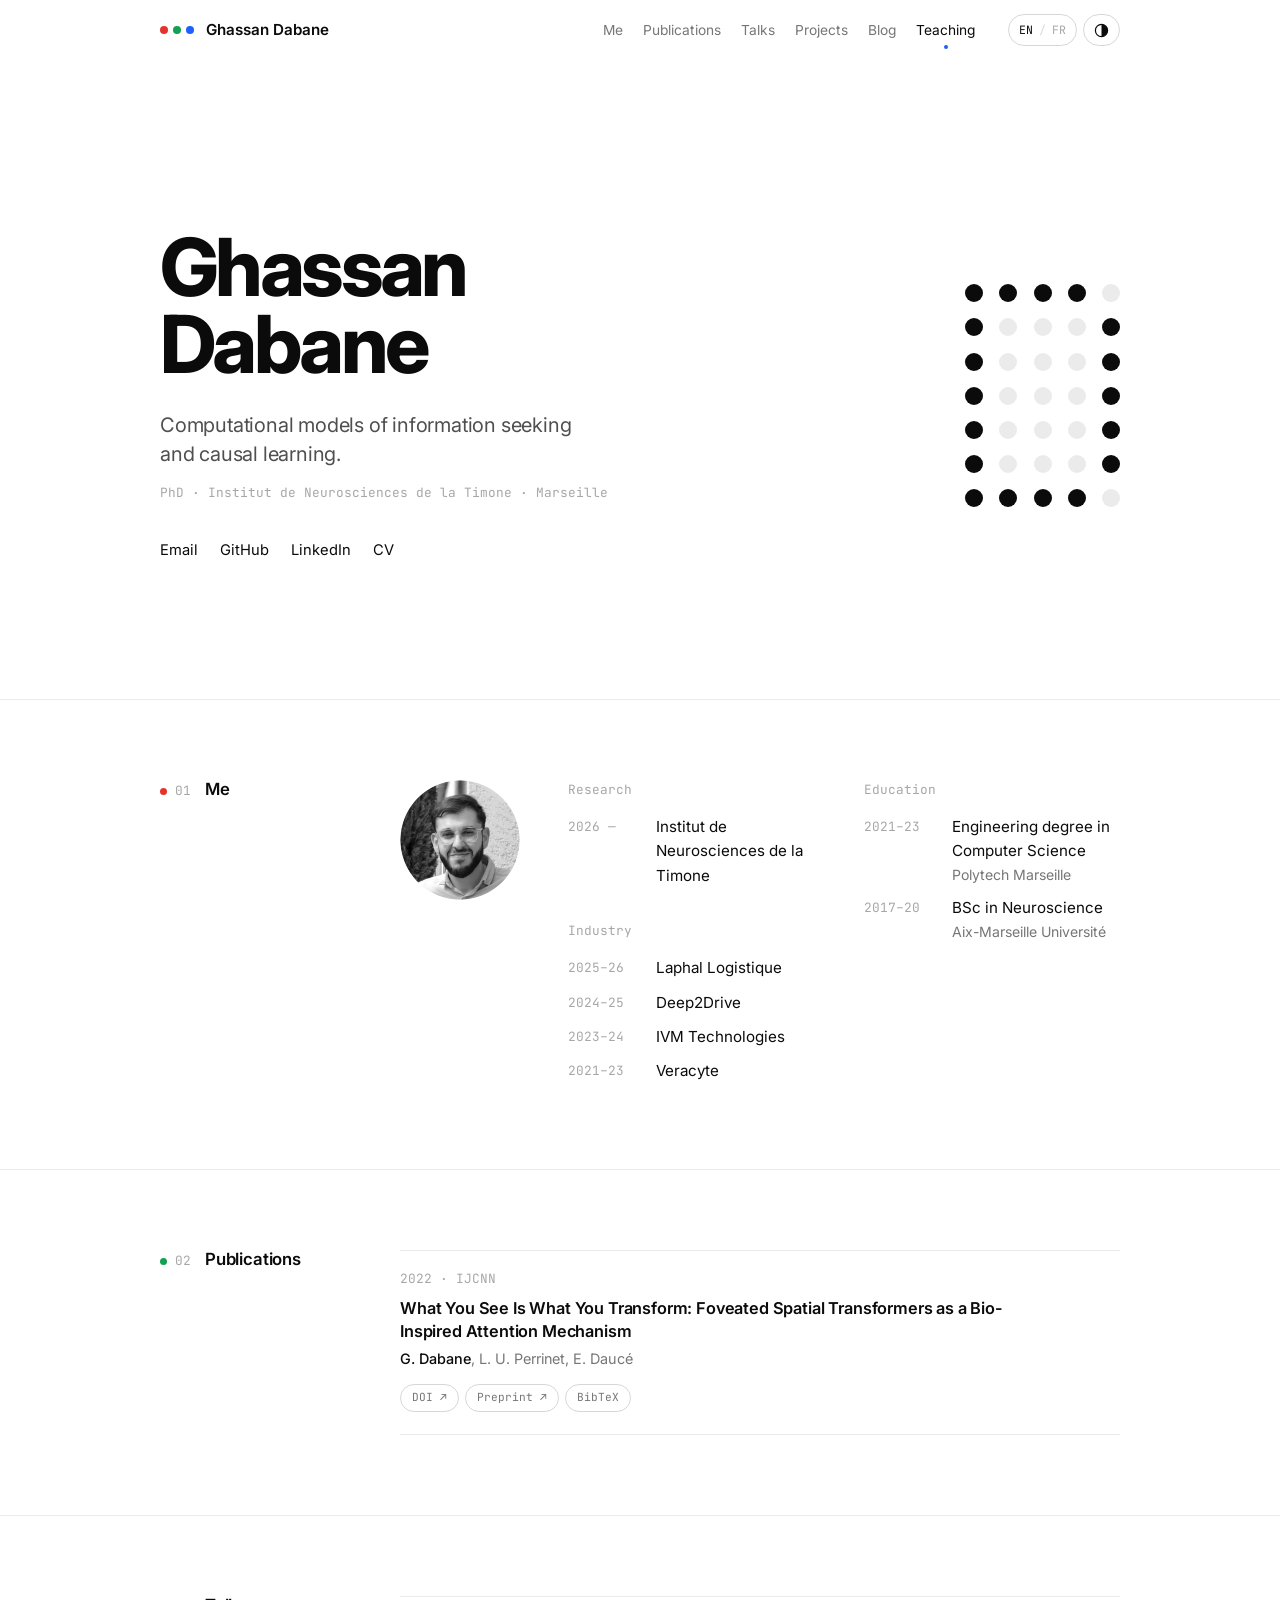
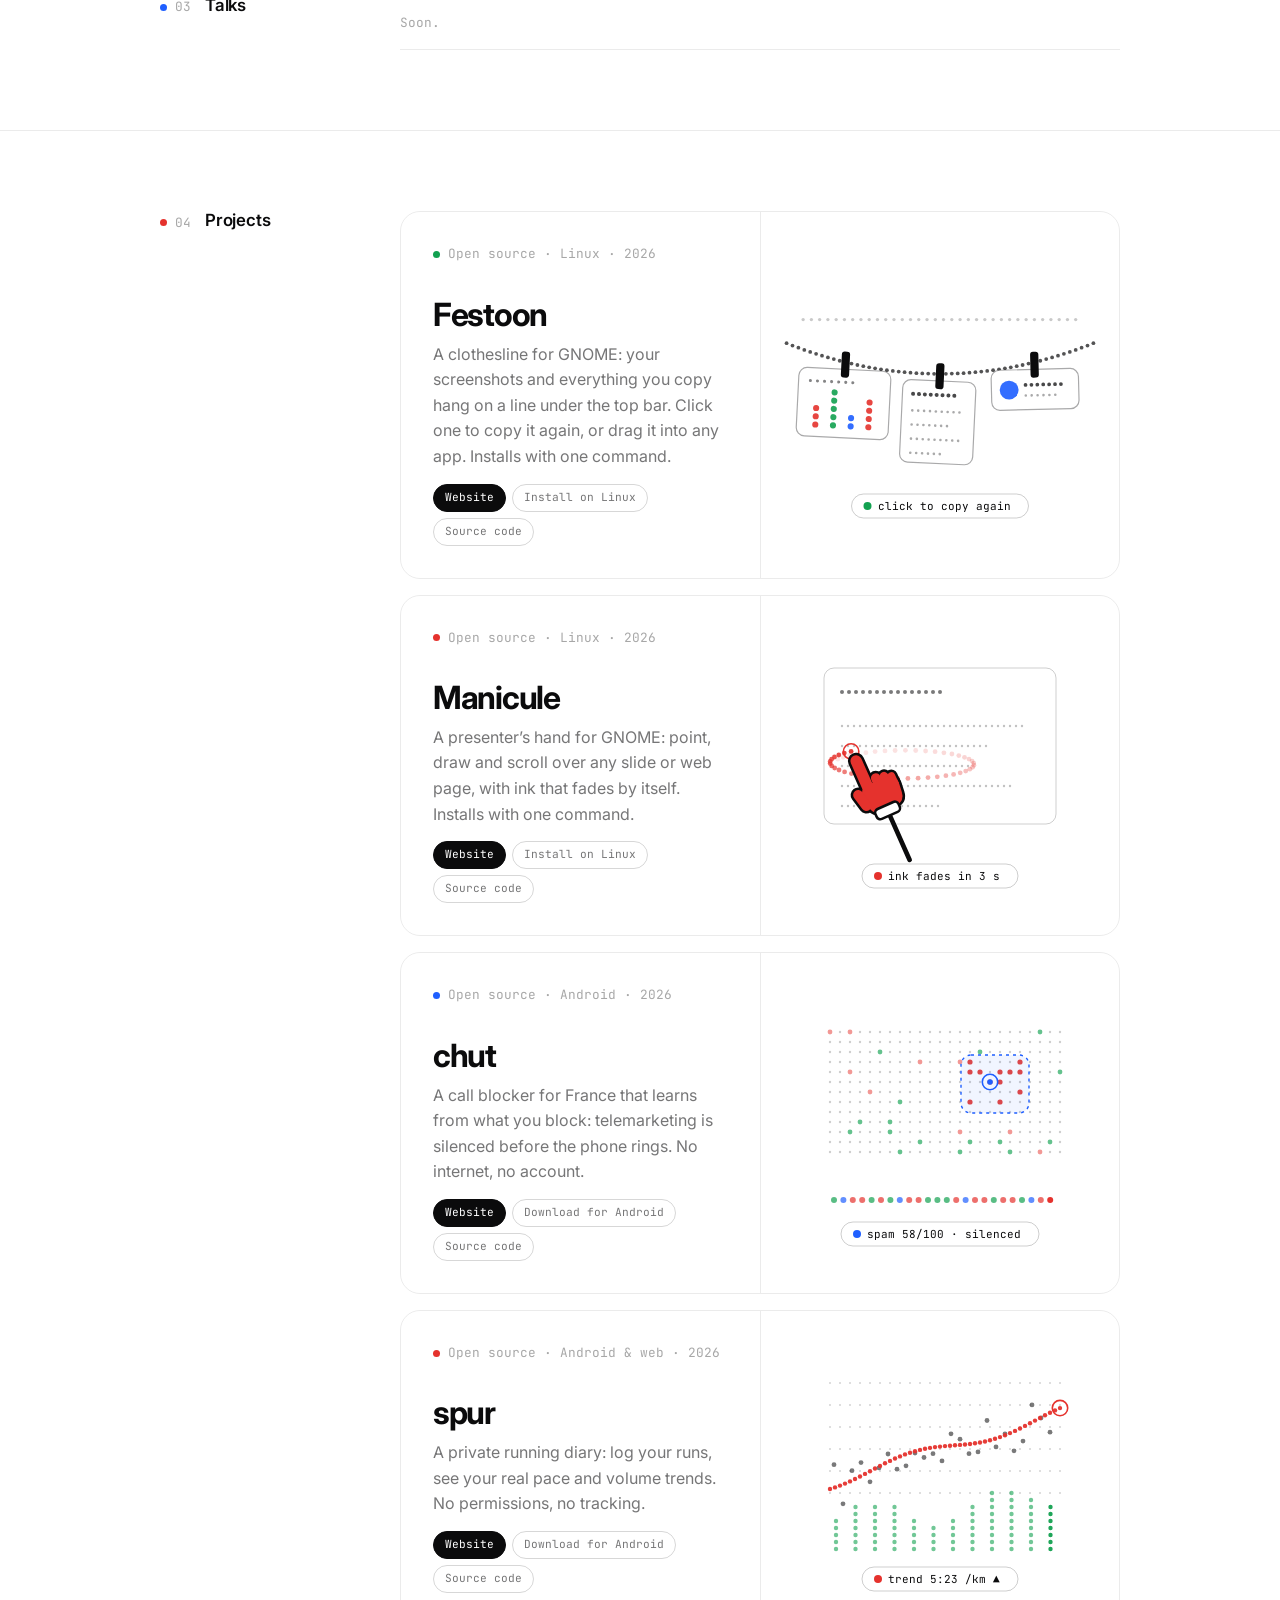
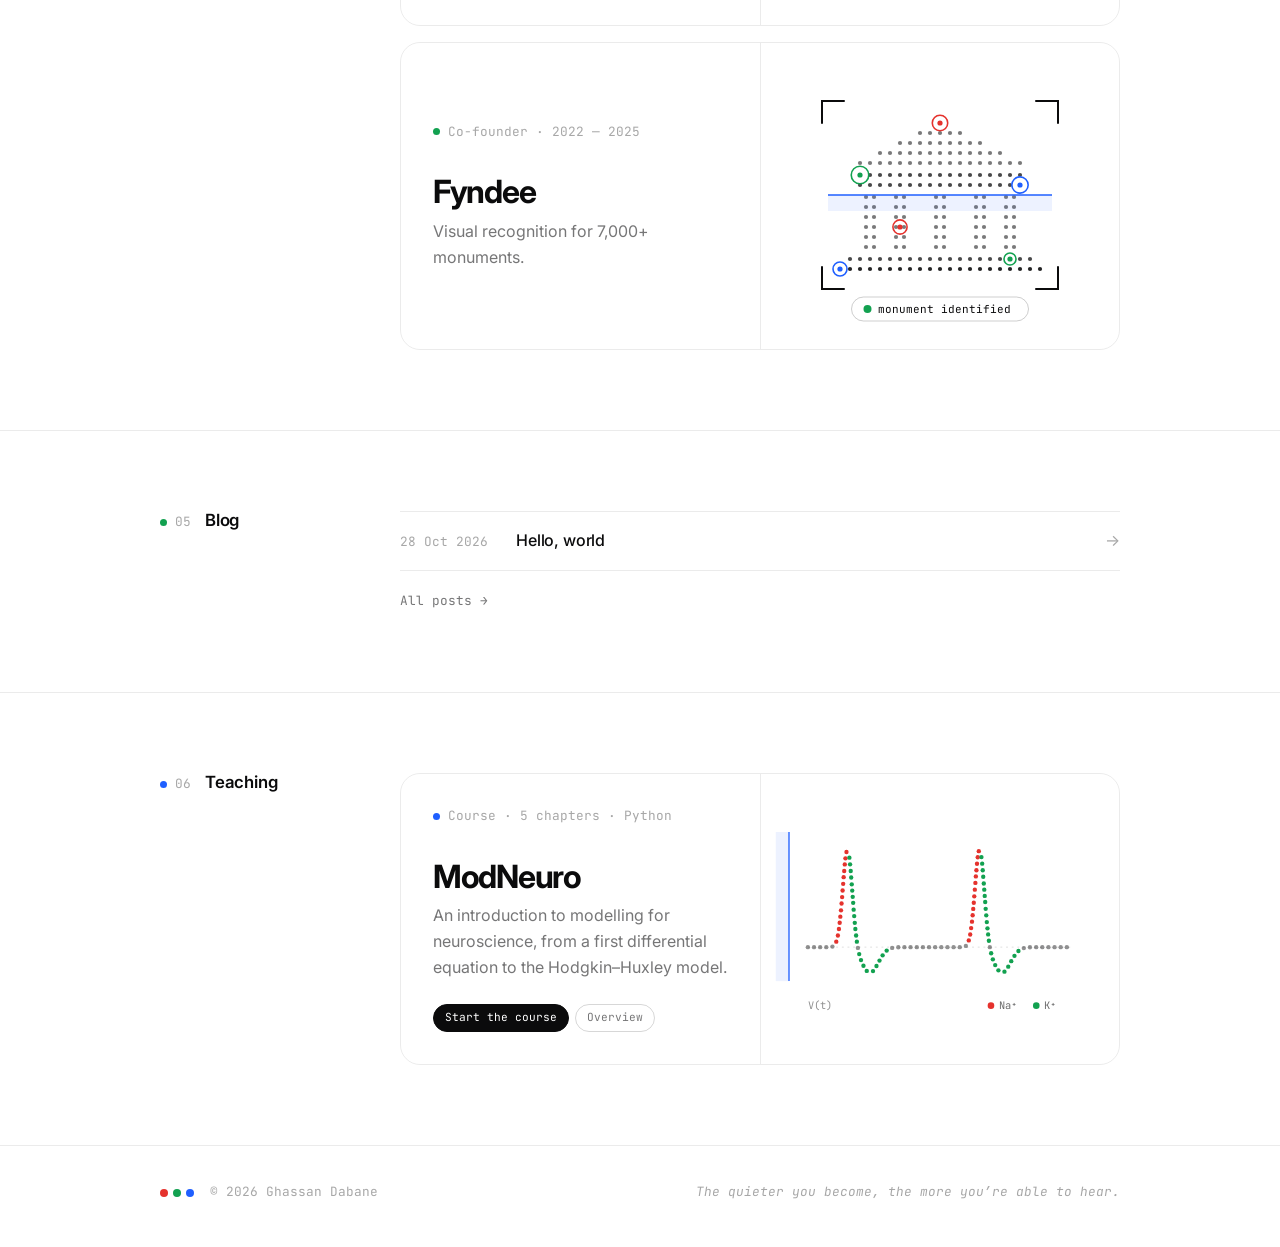
<file: index.html>
<!doctype html>
<html lang="en" data-lang="en">
<head>
  <meta charset="utf-8">
  <meta name="viewport" content="width=device-width, initial-scale=1">
  <title>Ghassan Dabane</title>
  <meta name="description" content="Ghassan Dabane — PhD candidate in computational neuroscience at the Institut de Neurosciences de la Timone, Marseille. Computational models of information seeking and causal learning.">
  <meta name="author" content="Ghassan Dabane">
  <meta property="og:title" content="Ghassan Dabane">
  <meta property="og:description" content="Computational models of information seeking and causal learning.">
  <meta property="og:type" content="website">
  <meta property="og:image" content="assets/img/ghassan.jpg">
  <meta name="theme-color" content="#ffffff" media="(prefers-color-scheme: light)">
  <meta name="theme-color" content="#0b0b0c" media="(prefers-color-scheme: dark)">
  <link rel="icon" href="assets/img/favicon.svg" type="image/svg+xml">
  <link rel="alternate" type="application/rss+xml" title="Ghassan Dabane — Blog" href="feed.xml">
  <script>
    (function () {
      var d = document.documentElement, t, l;
      try { t = localStorage.getItem('theme'); l = localStorage.getItem('lang'); } catch (e) {}
      if (t) d.dataset.theme = t;
      if (!l) l = (navigator.language || 'en').slice(0, 2) === 'fr' ? 'fr' : 'en';
      d.dataset.lang = l; d.lang = l;
    })();
  </script>
  <link rel="preconnect" href="https://fonts.googleapis.com">
  <link rel="preconnect" href="https://fonts.gstatic.com" crossorigin>
  <link href="https://fonts.googleapis.com/css2?family=Inter:wght@400..800&family=JetBrains+Mono:wght@400;500&family=Newsreader:ital,opsz,wght@0,6..72,400..600;1,6..72,400..600&display=swap" rel="stylesheet">
  <link rel="stylesheet" href="assets/css/style.css?v=20261118a">
</head>
<body data-page="home">
<a class="skip" href="#main">Skip to content</a>

<header class="site-header">
  <div class="wrap bar">
    <a class="brand" href="./" aria-label="Ghassan Dabane — home"><span class="rgb" aria-hidden="true"><i></i><i></i><i></i></span>Ghassan Dabane</a>
    <nav class="nav" aria-label="Main">
      <a href="#me" data-nav="me" style="--c:var(--red)"><span lang="en">Me</span><span lang="fr">Moi</span></a>
      <a href="#publications" data-nav="publications" style="--c:var(--green)">Publications</a>
      <a href="#presentations" data-nav="presentations" style="--c:var(--blue)"><span lang="en">Talks</span><span lang="fr">Présentations</span></a>
      <a href="#projects" data-nav="projects" style="--c:var(--red)"><span lang="en">Projects</span><span lang="fr">Projets</span></a>
      <a href="#blog" data-nav="blog" style="--c:var(--green)">Blog</a>
      <a href="#teaching" data-nav="teaching" style="--c:var(--blue)"><span lang="en">Teaching</span><span lang="fr">Enseignement</span></a>
    </nav>
    <div class="tools">
      <button class="toggle" id="lang-toggle" type="button" aria-label="Français / English"><span data-l="en">EN</span><span class="sep">/</span><span data-l="fr">FR</span></button>
      <button class="toggle" id="theme-toggle" type="button" aria-label="Toggle dark mode">
        <svg class="theme-icon" viewBox="0 0 16 16" aria-hidden="true"><circle cx="8" cy="8" r="6.5" fill="none" stroke="currentColor" stroke-width="1.3"/><path class="half" d="M8 1.5a6.5 6.5 0 0 1 0 13z" fill="currentColor"/></svg>
      </button>
    </div>
  </div>
</header>

<main id="main">

  <!-- ============================================================ HERO -->
  <section class="hero">
    <div class="wrap hero-grid">
      <div>
        <h1><span>Ghassan</span><span>Dabane</span></h1>
        <p class="lead" lang="en">Computational models of information seeking and causal learning.</p>
        <p class="lead" lang="fr">Modèles computationnels de la recherche d’information et de l’apprentissage causal.</p>
        <p class="affil mono">PhD · Institut de Neurosciences de la Timone · Marseille</p>
        <div class="links">
          <a href="mailto:dabane.ghassan@gmail.com">Email</a>
          <a href="https://github.com/dabane-ghassan" target="_blank" rel="noopener">GitHub</a>
          <a href="https://www.linkedin.com/in/ghassan-dabane" target="_blank" rel="noopener">LinkedIn</a>
          <a href="assets/cv/ghassan-dabane-cv.pdf" target="_blank" rel="noopener">CV</a>
        </div>
      </div>
      <div class="matrix" id="matrix" aria-hidden="true" title="click me"></div>
    </div>
  </section>

  <!-- ============================================================ ME -->
  <section class="section" id="me">
    <div class="wrap section-grid">
      <div class="section-head">
        <div class="num mono"><span class="dot r"></span>01</div>
        <h2><span lang="en">Me</span><span lang="fr">Moi</span></h2>
      </div>
      <div class="me reveal">
        <div class="portrait"><img src="assets/img/ghassan.webp" alt="Ghassan Dabane" width="120" height="120" loading="lazy"></div>
        <div class="cols">
          <div>
            <div class="label mono"><span lang="en">Research</span><span lang="fr">Recherche</span></div>
            <ul class="list">
              <li><span class="yr mono">2026 —</span><span>Institut de Neurosciences de la Timone</span></li>
            </ul>
            <div class="label mono"><span lang="en">Industry</span><span lang="fr">Industrie</span></div>
            <ul class="list">
              <li><span class="yr mono">2025–26</span><span>Laphal Logistique</span></li>
              <li><span class="yr mono">2024–25</span><span>Deep2Drive</span></li>
              <li><span class="yr mono">2023–24</span><span>IVM Technologies</span></li>
              <li><span class="yr mono">2021–23</span><span>Veracyte</span></li>
            </ul>
          </div>
          <div>
            <div class="label mono"><span lang="en">Education</span><span lang="fr">Formation</span></div>
            <ul class="list">
              <li><span class="yr mono">2021–23</span><span><span lang="en">Engineering degree in Computer Science</span><span lang="fr">Diplôme d’ingénieur en informatique</span><span class="inst">Polytech Marseille</span></span></li>
              <li><span class="yr mono">2017–20</span><span><span lang="en">BSc in Neuroscience</span><span lang="fr">Licence en neurosciences</span><span class="inst">Aix-Marseille Université</span></span></li>
            </ul>
          </div>
        </div>
      </div>
    </div>
  </section>

  <!-- ============================================================ PUBLICATIONS -->
  <section class="section" id="publications">
    <div class="wrap section-grid">
      <div class="section-head">
        <div class="num mono"><span class="dot g"></span>02</div>
        <h2>Publications</h2>
      </div>
      <div class="reveal">
        <!-- To add a paper, copy an <article class="pub"> block. -->
        <article class="pub">
          <div class="pub-meta mono">2022 · IJCNN</div>
          <h3>What You See Is What You Transform: Foveated Spatial Transformers as a Bio-Inspired Attention Mechanism</h3>
          <div class="authors"><b>G. Dabane</b>, L. U. Perrinet, E. Daucé</div>
          <div class="pub-actions">
            <a class="chip" href="https://doi.org/10.1109/IJCNN55064.2022.9892313" target="_blank" rel="noopener">DOI ↗</a>
            <a class="chip" href="https://www.authorea.com/users/681605/articles/677633-what-you-see-is-what-you-transform-foveated-spatial-transformers-as-a-bio-inspired-attention-mechanism" target="_blank" rel="noopener">Preprint ↗</a>
            <button class="chip" type="button" data-panel="bib-1" aria-expanded="false">BibTeX</button>
          </div>
          <div class="pub-panel" id="bib-1">
<pre>@inproceedings{dabane2022wysiwyt,
  title     = {What You See Is What You Transform: Foveated Spatial
               Transformers as a Bio-Inspired Attention Mechanism},
  author    = {Dabane, Ghassan and Perrinet, Laurent U. and Dauc{\'e}, Emmanuel},
  booktitle = {2022 International Joint Conference on Neural Networks (IJCNN)},
  pages     = {1--8},
  year      = {2022},
  doi       = {10.1109/IJCNN55064.2022.9892313}
}</pre>
            <div class="pub-actions"><button class="chip" type="button" data-copy="bib-1"><span lang="en">Copy</span><span lang="fr">Copier</span></button></div>
          </div>
        </article>
      </div>
    </div>
  </section>

  <!-- ============================================================ PRESENTATIONS -->
  <!-- Filled from presentations/index.json — drop .html decks in presentations/ -->
  <section class="section" id="presentations">
    <div class="wrap section-grid">
      <div class="section-head">
        <div class="num mono"><span class="dot b"></span>03</div>
        <h2><span lang="en">Talks</span><span lang="fr">Présentations</span></h2>
      </div>
      <div class="reveal">
        <ul class="lines" id="talks" aria-live="polite"></ul>
      </div>
    </div>
  </section>

  <!-- ============================================================ PROJECTS -->
  <section class="section" id="projects">
    <div class="wrap section-grid">
      <div class="section-head">
        <div class="num mono"><span class="dot r"></span>04</div>
        <h2><span lang="en">Projects</span><span lang="fr">Projets</span></h2>
      </div>
      <div class="reveal">
        <article class="feature">
          <div class="feature-body">
            <div class="feature-label mono"><span class="dot g"></span><span lang="en">Open source · Linux</span><span lang="fr">Open source · Linux</span> · 2026</div>
            <h3><a href="https://dabane-ghassan.github.io/festoon/">Festoon</a></h3>
            <p class="pitch" lang="en">A clothesline for GNOME: your screenshots and everything you copy hang on a line under the top bar. Click one to copy it again, or drag it into any app. Installs with one command.</p>
            <p class="pitch" lang="fr">Une corde à linge pour GNOME : vos captures d’écran et tout ce que vous copiez s’accrochent sur une ligne sous la barre du haut. Un clic pour recopier, ou glissez-les dans n’importe quelle application. S’installe en une commande.</p>
            <div class="pub-actions">
              <a class="chip chip-solid" href="https://dabane-ghassan.github.io/festoon/"><span lang="en">Website</span><span lang="fr">Site</span></a>
              <a class="chip" href="https://github.com/dabane-ghassan/festoon#install"><span lang="en">Install on Linux</span><span lang="fr">Installer sur Linux</span></a>
              <a class="chip" href="https://github.com/dabane-ghassan/festoon"><span lang="en">Source code</span><span lang="fr">Code source</span></a>
            </div>
          </div>
          <div class="feature-art" aria-hidden="true"><svg id="festoon-art" viewBox="0 0 300 250"></svg></div>
        </article>
        <article class="feature">
          <div class="feature-body">
            <div class="feature-label mono"><span class="dot r"></span><span lang="en">Open source · Linux</span><span lang="fr">Open source · Linux</span> · 2026</div>
            <h3><a href="https://dabane-ghassan.github.io/manicule/">Manicule</a></h3>
            <p class="pitch" lang="en">A presenter’s hand for GNOME: point, draw and scroll over any slide or web page, with ink that fades by itself. Installs with one command.</p>
            <p class="pitch" lang="fr">Une main de présentateur pour GNOME : pointez, dessinez et faites défiler n’importe quelle diapo ou page web, avec une encre qui s’efface d’elle-même. S’installe en une commande.</p>
            <div class="pub-actions">
              <a class="chip chip-solid" href="https://dabane-ghassan.github.io/manicule/"><span lang="en">Website</span><span lang="fr">Site</span></a>
              <a class="chip" href="https://github.com/dabane-ghassan/manicule#install"><span lang="en">Install on Linux</span><span lang="fr">Installer sur Linux</span></a>
              <a class="chip" href="https://github.com/dabane-ghassan/manicule"><span lang="en">Source code</span><span lang="fr">Code source</span></a>
            </div>
          </div>
          <div class="feature-art" aria-hidden="true"><svg id="manicule-art" viewBox="0 0 300 250"></svg></div>
        </article>
        <article class="feature">
          <div class="feature-body">
            <div class="feature-label mono"><span class="dot b"></span><span lang="en">Open source · Android</span><span lang="fr">Open source · Android</span> · 2026</div>
            <h3><a href="https://dabane-ghassan.github.io/chut/">chut</a></h3>
            <p class="pitch" lang="en">A call blocker for France that learns from what you block: telemarketing is silenced before the phone rings. No internet, no account.</p>
            <p class="pitch" lang="fr">Un bloqueur d’appels qui apprend de vos blocages : le démarchage se tait avant la sonnerie. Sans internet, sans compte.</p>
            <div class="pub-actions">
              <a class="chip chip-solid" href="https://dabane-ghassan.github.io/chut/"><span lang="en">Website</span><span lang="fr">Site</span></a>
              <a class="chip" href="https://github.com/dabane-ghassan/chut/releases/latest"><span lang="en">Download for Android</span><span lang="fr">Télécharger pour Android</span></a>
              <a class="chip" href="https://github.com/dabane-ghassan/chut"><span lang="en">Source code</span><span lang="fr">Code source</span></a>
            </div>
          </div>
          <div class="feature-art" aria-hidden="true"><svg id="chut-art" viewBox="0 0 300 250"></svg></div>
        </article>
        <article class="feature">
          <div class="feature-body">
            <div class="feature-label mono"><span class="dot r"></span><span lang="en">Open source · Android &amp; web</span><span lang="fr">Open source · Android &amp; web</span> · 2026</div>
            <h3><a href="https://dabane-ghassan.github.io/spur/">spur</a></h3>
            <p class="pitch" lang="en">A private running diary: log your runs, see your real pace and volume trends. No permissions, no tracking.</p>
            <p class="pitch" lang="fr">Un carnet de course privé : notez vos sorties, voyez vos vraies tendances d’allure et de volume. Sans permissions, sans pistage.</p>
            <div class="pub-actions">
              <a class="chip chip-solid" href="https://dabane-ghassan.github.io/spur/"><span lang="en">Website</span><span lang="fr">Site</span></a>
              <a class="chip" href="https://github.com/dabane-ghassan/spur/releases/latest"><span lang="en">Download for Android</span><span lang="fr">Télécharger pour Android</span></a>
              <a class="chip" href="https://github.com/dabane-ghassan/spur"><span lang="en">Source code</span><span lang="fr">Code source</span></a>
            </div>
          </div>
          <div class="feature-art" aria-hidden="true"><svg id="spur-art" viewBox="0 0 300 250"></svg></div>
        </article>
        <article class="feature">
          <div class="feature-body">
            <div class="feature-label mono"><span class="dot g"></span><span lang="en">Co-founder</span><span lang="fr">Co-fondateur</span> · 2022 — 2025</div>
            <h3>Fyndee</h3>
            <p class="pitch" lang="en">Visual recognition for 7,000+ monuments.</p>
            <p class="pitch" lang="fr">Reconnaissance visuelle de 7 000+ monuments.</p>
          </div>
          <div class="feature-art" aria-hidden="true"><svg id="temple" viewBox="0 0 300 250"></svg></div>
        </article>
      </div>
    </div>
  </section>

  <!-- ============================================================ BLOG -->
  <section class="section" id="blog">
    <div class="wrap section-grid">
      <div class="section-head">
        <div class="num mono"><span class="dot g"></span>05</div>
        <h2>Blog</h2>
      </div>
      <div class="reveal">
        <ul class="lines" id="latest" aria-live="polite"></ul>
        <a class="more mono" href="blog.html"><span lang="en">All posts</span><span lang="fr">Tous les articles</span> <span aria-hidden="true">→</span></a>
      </div>
    </div>
  </section>

  <!-- ============================================================ TEACHING -->
  <section class="section" id="teaching">
    <div class="wrap section-grid">
      <div class="section-head">
        <div class="num mono"><span class="dot b"></span>06</div>
        <h2><span lang="en">Teaching</span><span lang="fr">Enseignement</span></h2>
      </div>
      <div class="reveal">
        <!-- Courses live in teaching/<course>/ and render through course.html?c=<course> -->
        <article class="feature course-card">
          <div class="feature-body">
            <div class="feature-label mono"><span class="dot b"></span><span lang="en">Course · 5 chapters · Python</span><span lang="fr">Cours · 5 chapitres · Python</span></div>
            <div>
              <h3><a href="course.html?c=modneuro">ModNeuro</a></h3>
              <p class="pitch" lang="en">An introduction to modelling for neuroscience, from a first differential equation to the Hodgkin–Huxley model.</p>
              <p class="pitch" lang="fr">Une introduction à la modélisation en neurosciences, d’une première équation différentielle au modèle de Hodgkin–Huxley.</p>
              <div class="pub-actions">
                <a class="chip chip-solid" href="course.html?c=modneuro/01-enzyme-kinetics"><span lang="en">Start the course</span><span lang="fr">Commencer le cours</span></a>
                <a class="chip" href="course.html?c=modneuro"><span lang="en">Overview</span><span lang="fr">Présentation</span></a>
              </div>
            </div>
          </div>
          <div class="feature-art spike-art" aria-hidden="true"><svg id="spike" viewBox="0 0 320 220"></svg></div>
        </article>
      </div>
    </div>
  </section>

</main>

<footer class="site-footer">
  <div class="wrap foot-row">
    <span class="mono"><span class="rgb" aria-hidden="true"><i></i><i></i><i></i></span>&nbsp; © <span data-year>2026</span> Ghassan Dabane</span>
    <span class="mono quote"><span lang="en">The quieter you become, the more you’re able to hear.</span><span lang="fr">The quieter you become, the more you’re able to hear.</span></span>
  </div>
</footer>

<script src="assets/js/site.js?v=20261118a"></script>
<script src="assets/js/posts.js?v=20261118a"></script>
<script src="assets/js/home.js?v=20261118a"></script>
</body>
</html>
</file>
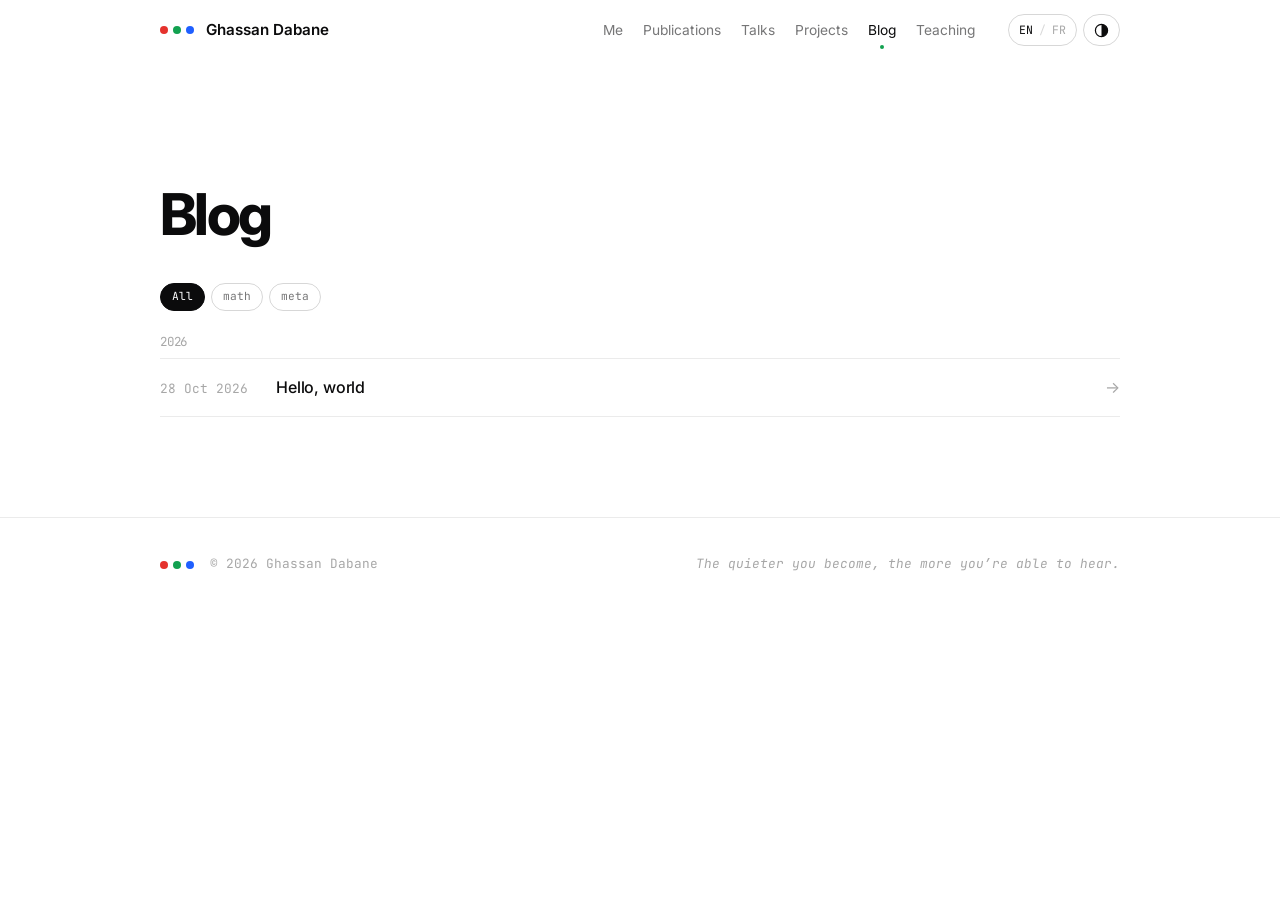
<file: blog.html>
<!doctype html>
<html lang="en" data-lang="en">
<head>
  <meta charset="utf-8">
  <meta name="viewport" content="width=device-width, initial-scale=1">
  <title>Blog — Ghassan Dabane</title>
  <meta name="description" content="Notes on classic literature, technology and mathematics by Ghassan Dabane.">
  <meta name="theme-color" content="#ffffff" media="(prefers-color-scheme: light)">
  <meta name="theme-color" content="#0b0b0c" media="(prefers-color-scheme: dark)">
  <link rel="icon" href="assets/img/favicon.svg" type="image/svg+xml">
  <link rel="alternate" type="application/rss+xml" title="Ghassan Dabane — Blog" href="feed.xml">
  <script>
    (function () {
      var d = document.documentElement, t, l;
      try { t = localStorage.getItem('theme'); l = localStorage.getItem('lang'); } catch (e) {}
      if (t) d.dataset.theme = t;
      if (!l) l = (navigator.language || 'en').slice(0, 2) === 'fr' ? 'fr' : 'en';
      d.dataset.lang = l; d.lang = l;
    })();
  </script>
  <link rel="preconnect" href="https://fonts.googleapis.com">
  <link rel="preconnect" href="https://fonts.gstatic.com" crossorigin>
  <link href="https://fonts.googleapis.com/css2?family=Inter:wght@400..800&family=JetBrains+Mono:wght@400;500&family=Newsreader:ital,opsz,wght@0,6..72,400..600;1,6..72,400..600&display=swap" rel="stylesheet">
  <link rel="stylesheet" href="assets/css/style.css">
</head>
<body data-page="blog">
<a class="skip" href="#main">Skip to content</a>
<span hidden data-title-en="Blog — Ghassan Dabane" data-title-fr="Blog — Ghassan Dabane"></span>
<header class="site-header">
  <div class="wrap bar">
    <a class="brand" href="./" aria-label="Ghassan Dabane — home"><span class="rgb" aria-hidden="true"><i></i><i></i><i></i></span>Ghassan Dabane</a>
    <nav class="nav" aria-label="Main">
      <a href="./#me" data-nav="me" style="--c:var(--red)"><span lang="en">Me</span><span lang="fr">Moi</span></a>
      <a href="./#publications" data-nav="publications" style="--c:var(--green)">Publications</a>
      <a href="./#presentations" data-nav="presentations" style="--c:var(--blue)"><span lang="en">Talks</span><span lang="fr">Présentations</span></a>
      <a href="./#projects" data-nav="projects" style="--c:var(--red)"><span lang="en">Projects</span><span lang="fr">Projets</span></a>
      <a href="./#blog" data-nav="blog" style="--c:var(--green)">Blog</a>
      <a href="./#teaching" data-nav="teaching" style="--c:var(--blue)"><span lang="en">Teaching</span><span lang="fr">Enseignement</span></a>
    </nav>
    <div class="tools">
      <button class="toggle" id="lang-toggle" type="button" aria-label="Français / English"><span data-l="en">EN</span><span class="sep">/</span><span data-l="fr">FR</span></button>
      <button class="toggle" id="theme-toggle" type="button" aria-label="Toggle dark mode">
        <svg class="theme-icon" viewBox="0 0 16 16" aria-hidden="true"><circle cx="8" cy="8" r="6.5" fill="none" stroke="currentColor" stroke-width="1.3"/><path class="half" d="M8 1.5a6.5 6.5 0 0 1 0 13z" fill="currentColor"/></svg>
      </button>
    </div>
  </div>
</header>

<main id="main" class="wrap">
  <header class="page-head">
    <h1><span lang="en">Blog</span><span lang="fr">Blog</span></h1>
  </header>
  <div class="filters" id="filters" role="toolbar" aria-label="Tags"></div>
  <div id="list" aria-live="polite"></div>
</main>

<footer class="site-footer">
  <div class="wrap foot-row">
    <span class="mono"><span class="rgb" aria-hidden="true"><i></i><i></i><i></i></span>&nbsp; © <span data-year>2026</span> Ghassan Dabane</span>
    <span class="mono quote"><span lang="en">The quieter you become, the more you’re able to hear.</span><span lang="fr">Plus tu deviens silencieux, plus tu es capable d’entendre.</span></span>
  </div>
</footer>

<script src="assets/js/site.js"></script>
<script src="assets/js/posts.js"></script>
<script>
(function () {
  var tag = new URLSearchParams(location.search).get('tag'), all = [];
  var filters = document.getElementById('filters'), list = document.getElementById('list');
  function draw() {
    var l = Site.lang(), posts = Posts.forLang(all, l), tags = [];
    posts.forEach(function (p) { (p.tags || []).forEach(function (t) { if (tags.indexOf(t) < 0) tags.push(t); }); });
    tags.sort();
    filters.innerHTML = tags.length < 2 ? '' :
      '<button class="chip' + (tag ? '' : ' on') + '" data-tag="">' + Site.t('all') + '</button>' +
      tags.map(function (t) { return '<button class="chip' + (tag === t ? ' on' : '') + '" data-tag="' + Posts.esc(t) + '">' + Posts.esc(t) + '</button>'; }).join('');
    var shown = posts.filter(function (p) { return !tag || (p.tags || []).indexOf(tag) >= 0; });
    if (!shown.length) { list.innerHTML = '<ul class="lines"><li class="empty">' + Site.t('soon') + '</li></ul>'; return; }
    var byYear = {};
    shown.forEach(function (p) { var y = (p.date || '').slice(0, 4); (byYear[y] = byYear[y] || []).push(p); });
    list.innerHTML = Object.keys(byYear).sort().reverse().map(function (y) {
      return '<section class="year-group"><h2>' + y + '</h2><ul class="lines">' + byYear[y].map(function (p) { return Posts.itemHTML(p, l); }).join('') + '</ul></section>';
    }).join('');
  }
  filters.addEventListener('click', function (e) {
    var b = e.target.closest('[data-tag]'); if (!b) return;
    tag = b.dataset.tag || null; draw();
  });
  Posts.load().then(function (p) { all = p; draw(); });
  document.addEventListener('langchange', draw);
})();
</script>
</body>
</html>
</file>
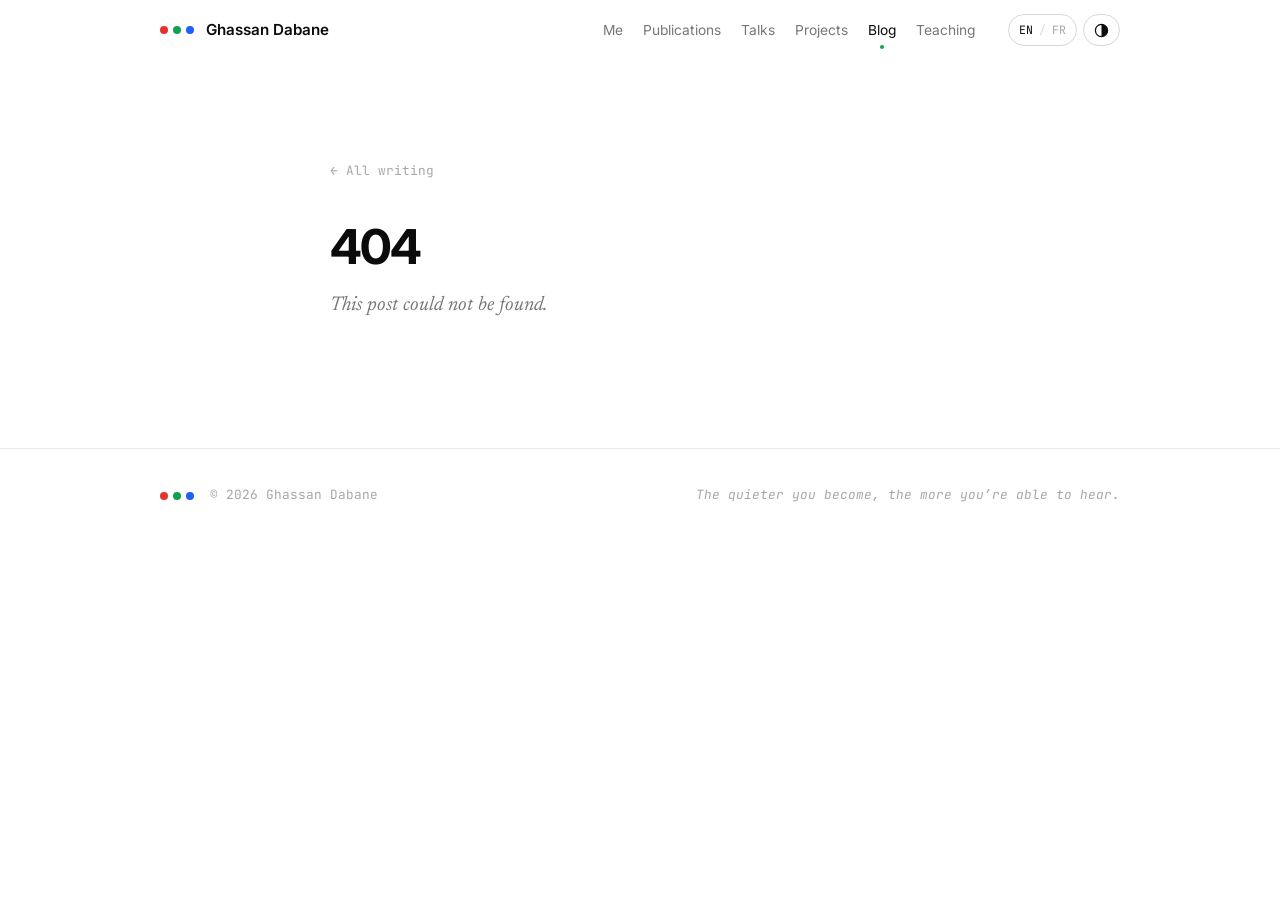
<file: post.html>
<!doctype html>
<html lang="en" data-lang="en">
<head>
  <meta charset="utf-8">
  <meta name="viewport" content="width=device-width, initial-scale=1">
  <title>Ghassan Dabane</title>
  <meta name="description" content="A post by Ghassan Dabane.">
  <meta name="theme-color" content="#ffffff" media="(prefers-color-scheme: light)">
  <meta name="theme-color" content="#0b0b0c" media="(prefers-color-scheme: dark)">
  <link rel="icon" href="assets/img/favicon.svg" type="image/svg+xml">
  <link rel="alternate" type="application/rss+xml" title="Ghassan Dabane — Blog" href="feed.xml">
  <script>
    (function () {
      var d = document.documentElement, t, l;
      try { t = localStorage.getItem('theme'); l = localStorage.getItem('lang'); } catch (e) {}
      if (t) d.dataset.theme = t;
      if (!l) l = (navigator.language || 'en').slice(0, 2) === 'fr' ? 'fr' : 'en';
      d.dataset.lang = l; d.lang = l;
    })();
  </script>
  <link rel="preconnect" href="https://fonts.googleapis.com">
  <link rel="preconnect" href="https://fonts.gstatic.com" crossorigin>
  <link href="https://fonts.googleapis.com/css2?family=Inter:wght@400..800&family=JetBrains+Mono:wght@400;500&family=Newsreader:ital,opsz,wght@0,6..72,400..600;1,6..72,400..600&display=swap" rel="stylesheet">
  <link rel="stylesheet" href="assets/vendor/katex/katex.min.css">
  <link rel="stylesheet" href="assets/css/style.css">
</head>
<body data-page="post">
<a class="skip" href="#main">Skip to content</a>
<div class="progress" id="progress" aria-hidden="true"></div>
<header class="site-header">
  <div class="wrap bar">
    <a class="brand" href="./" aria-label="Ghassan Dabane — home"><span class="rgb" aria-hidden="true"><i></i><i></i><i></i></span>Ghassan Dabane</a>
    <nav class="nav" aria-label="Main">
      <a href="./#me" data-nav="me" style="--c:var(--red)"><span lang="en">Me</span><span lang="fr">Moi</span></a>
      <a href="./#publications" data-nav="publications" style="--c:var(--green)">Publications</a>
      <a href="./#presentations" data-nav="presentations" style="--c:var(--blue)"><span lang="en">Talks</span><span lang="fr">Présentations</span></a>
      <a href="./#projects" data-nav="projects" style="--c:var(--red)"><span lang="en">Projects</span><span lang="fr">Projets</span></a>
      <a href="./#blog" data-nav="blog" style="--c:var(--green)">Blog</a>
      <a href="./#teaching" data-nav="teaching" style="--c:var(--blue)"><span lang="en">Teaching</span><span lang="fr">Enseignement</span></a>
    </nav>
    <div class="tools">
      <button class="toggle" id="lang-toggle" type="button" aria-label="Français / English"><span data-l="en">EN</span><span class="sep">/</span><span data-l="fr">FR</span></button>
      <button class="toggle" id="theme-toggle" type="button" aria-label="Toggle dark mode">
        <svg class="theme-icon" viewBox="0 0 16 16" aria-hidden="true"><circle cx="8" cy="8" r="6.5" fill="none" stroke="currentColor" stroke-width="1.3"/><path class="half" d="M8 1.5a6.5 6.5 0 0 1 0 13z" fill="currentColor"/></svg>
      </button>
    </div>
  </div>
</header>

<main id="main">
  <article class="article" id="article" aria-busy="true">
    <a class="back mono" href="blog.html"><span aria-hidden="true">←</span> <span data-t="back"></span></a>
    <div id="post-head"></div>
    <div class="prose" id="post-body"></div>
    <nav class="post-nav" id="post-nav" aria-label="More posts"></nav>
  </article>
</main>

<footer class="site-footer">
  <div class="wrap foot-row">
    <span class="mono"><span class="rgb" aria-hidden="true"><i></i><i></i><i></i></span>&nbsp; © <span data-year>2026</span> Ghassan Dabane</span>
    <span class="mono quote"><span lang="en">The quieter you become, the more you’re able to hear.</span><span lang="fr">Plus tu deviens silencieux, plus tu es capable d’entendre.</span></span>
  </div>
</footer>

<script src="assets/vendor/marked.min.js"></script>
<script src="assets/vendor/katex/katex.min.js"></script>
<script src="assets/vendor/highlight.min.js"></script>
<script src="assets/js/site.js"></script>
<script src="assets/js/posts.js"></script>
<script src="assets/js/post.js"></script>
</body>
</html>
</file>
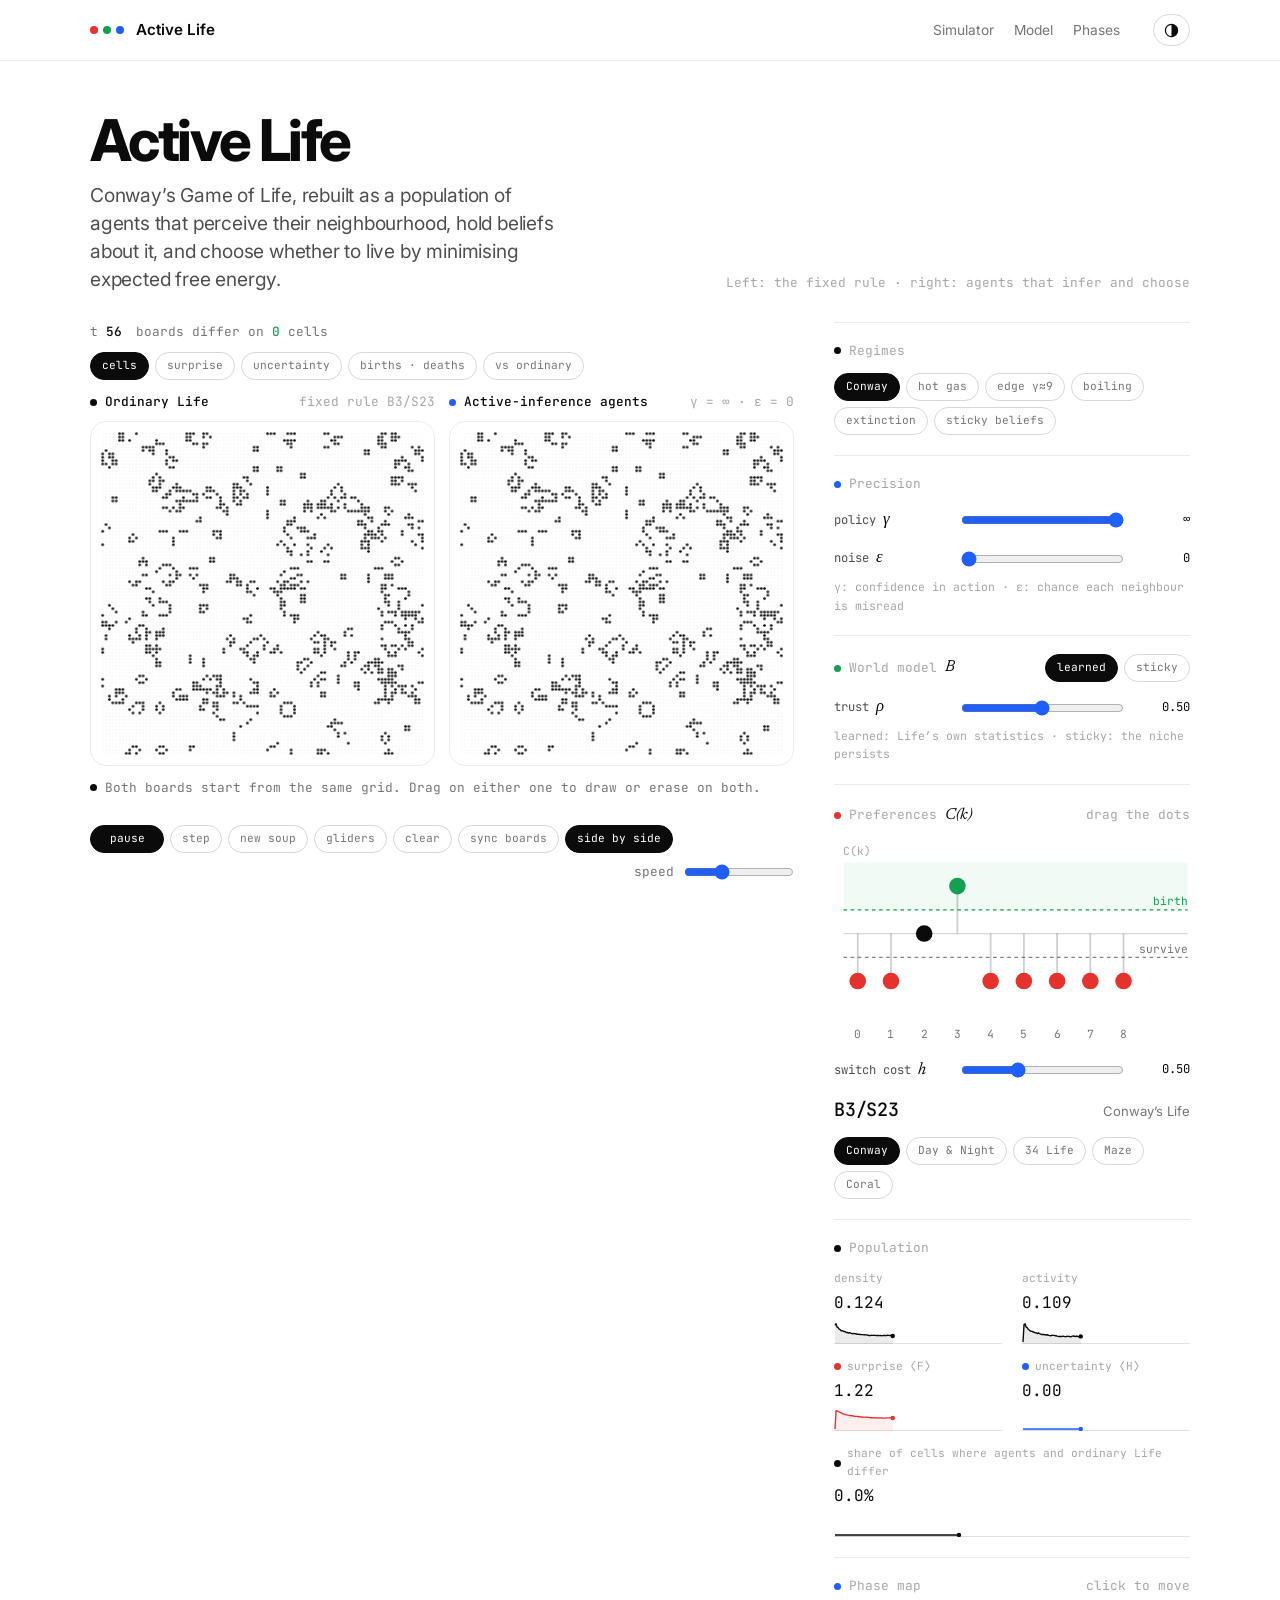
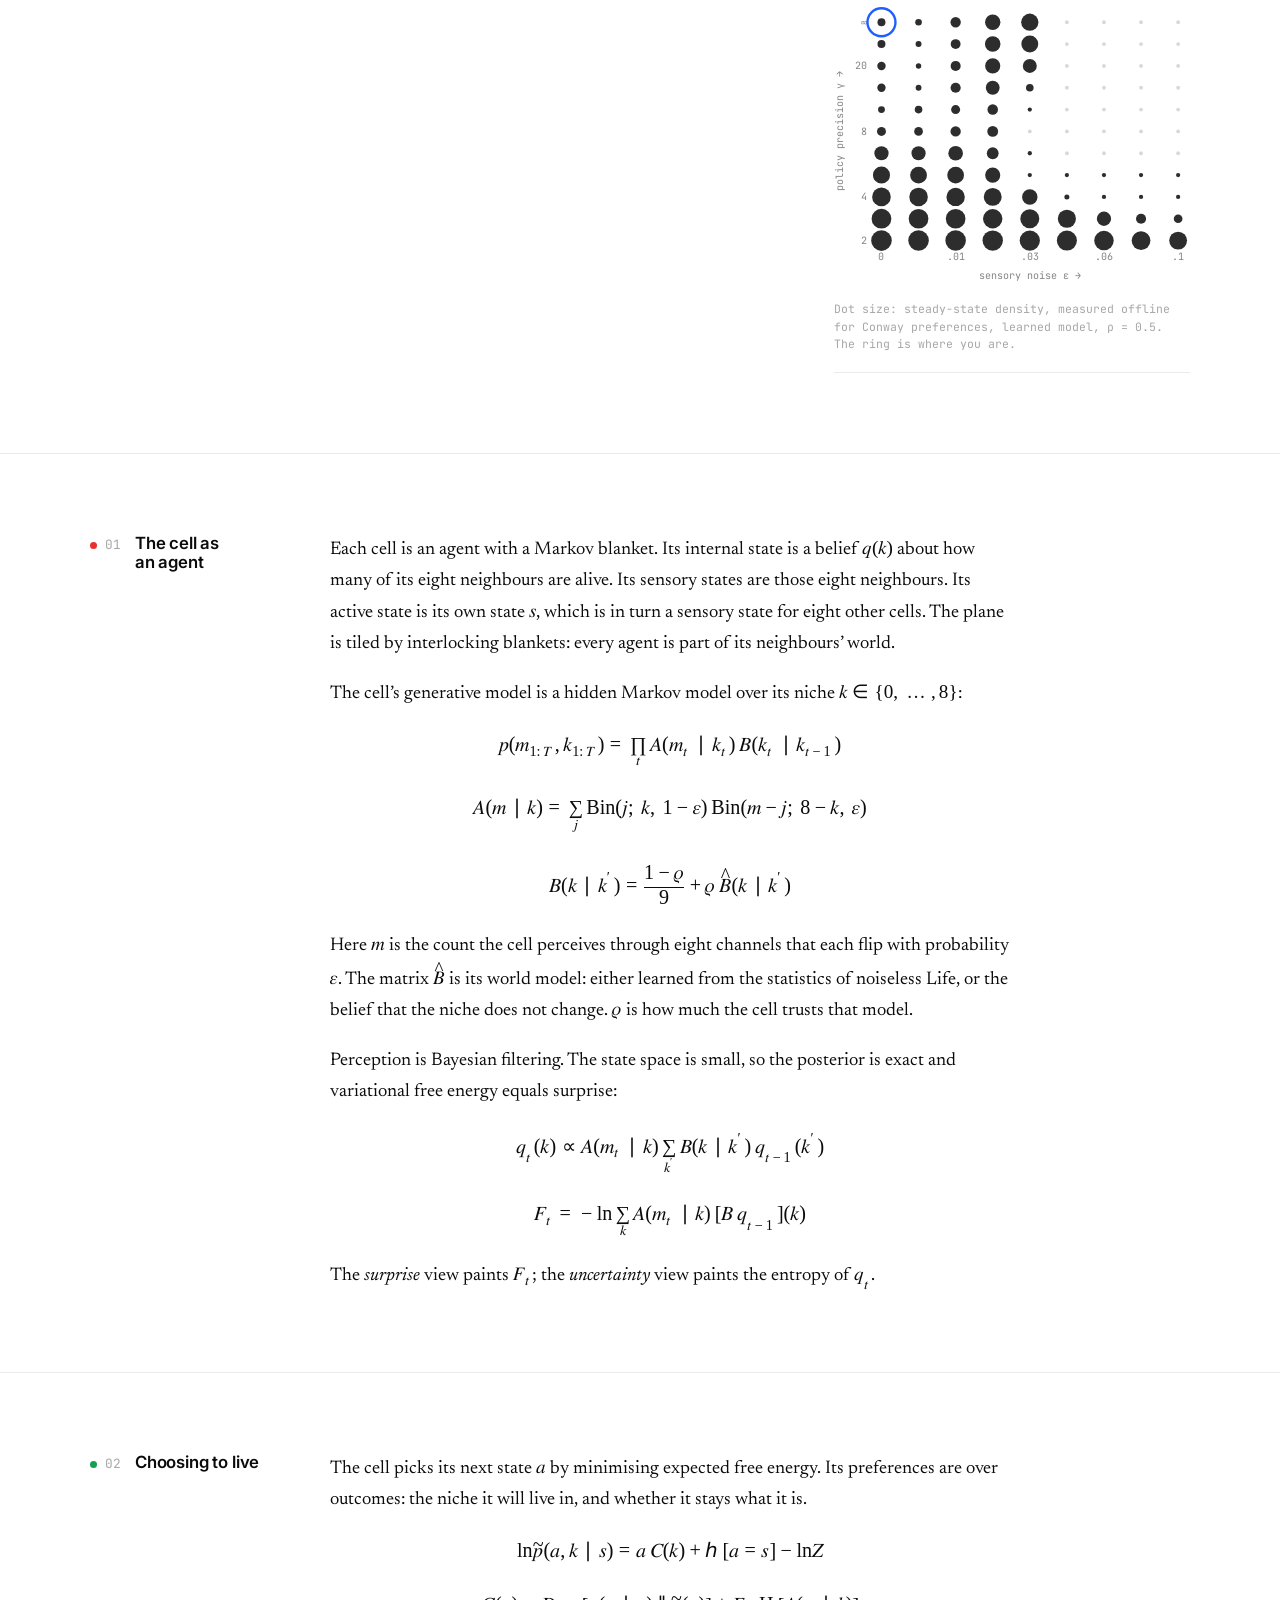
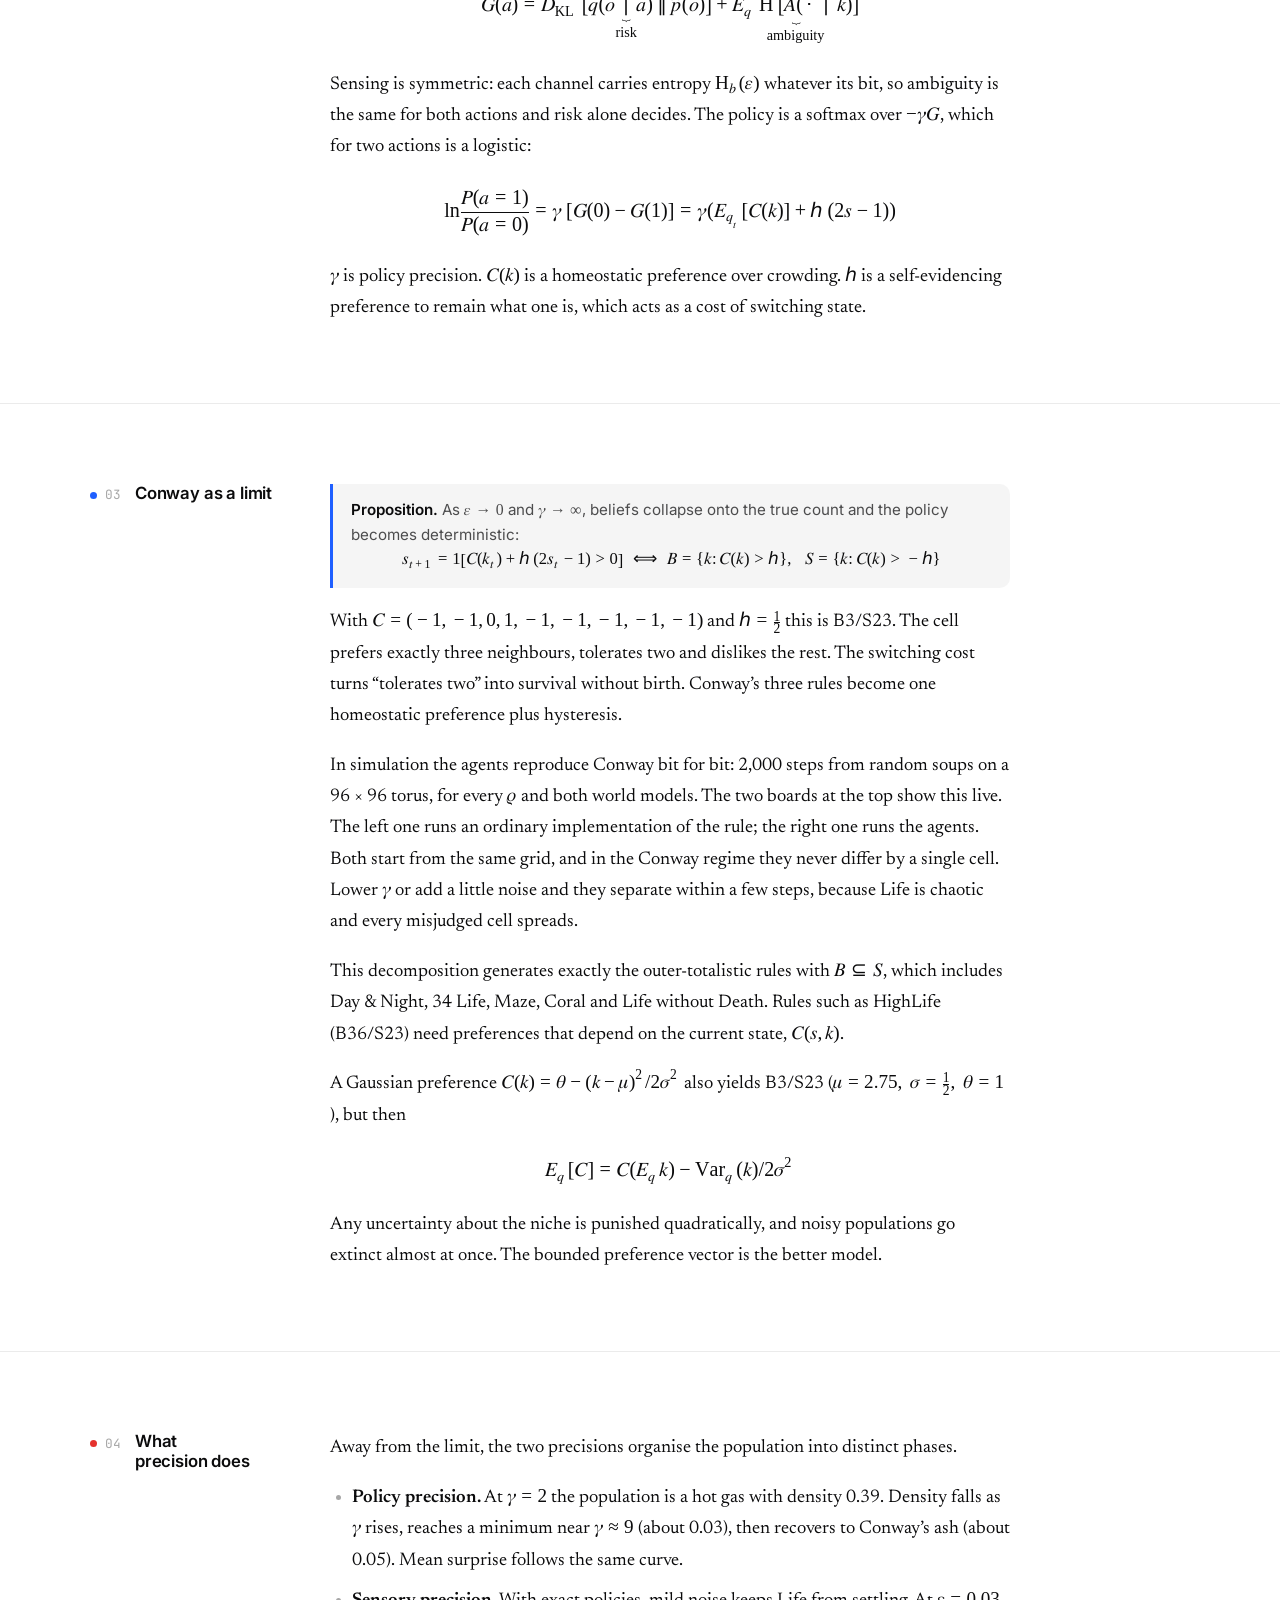
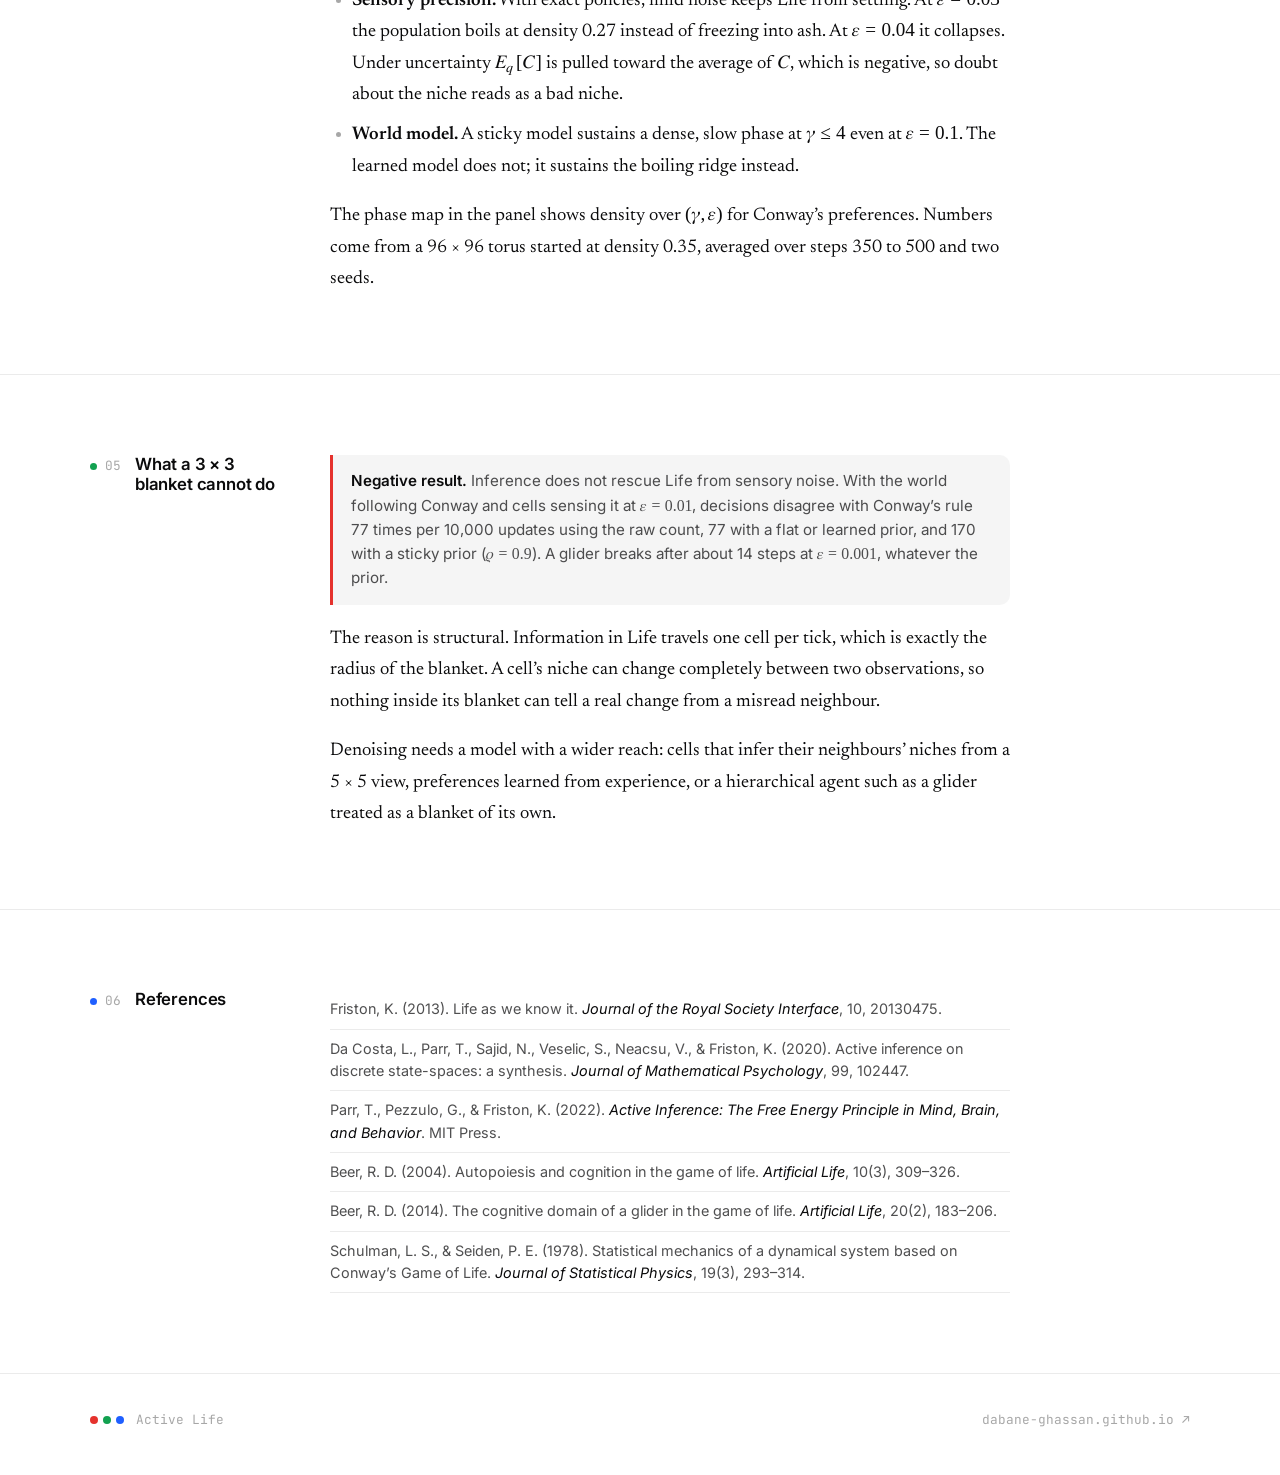
<file: projects/Active Life.html>
<!doctype html><html><head><meta charset=utf8><meta name=viewport content="width=device-width,initial-scale=1,viewport-fit=cover"><style>:root{color-scheme:light;box-sizing:border-box;padding-top:env(safe-area-inset-top,0px);padding-bottom:env(safe-area-inset-bottom,0px)}html{scroll-padding-top:env(safe-area-inset-top,0px)}body{margin:0;padding:0;font:14px -apple-system,BlinkMacSystemFont,sans-serif;background:#fff;color:#000}img{max-width:100%}[hidden]:not([hidden=until-found i]){display:none!important}</style></head><body>
<title>Active Life</title>
<meta name="description" content="Conway's Game of Life rebuilt as a population of active-inference agents.">
<link rel="preconnect" href="https://fonts.googleapis.com">
<link rel="preconnect" href="https://fonts.gstatic.com" crossorigin>
<link href="https://fonts.googleapis.com/css2?family=Inter:wght@400..800&family=JetBrains+Mono:wght@400;500&family=Newsreader:ital,opsz,wght@0,6..72,400..600;1,6..72,400..600&display=swap" rel="stylesheet">
<style>
/* Layout: a dot-matrix board beside a quiet instrument panel; the model is written out below.
   Palette follows dabane-ghassan.github.io: five colours only, every grey is fg or bg at reduced opacity. */
:root {
  --black: #0b0b0c; --white: #ffffff;
  --red: #e5322d; --green: #12a150; --blue: #1f5fff;
  --bg: var(--white); --fg: var(--black);
  --sans: "Inter", ui-sans-serif, system-ui, -apple-system, "Segoe UI", Roboto, sans-serif;
  --serif: "Newsreader", "Iowan Old Style", "Palatino Linotype", Georgia, serif;
  --mono: "JetBrains Mono", ui-monospace, SFMono-Regular, Menlo, Consolas, monospace;
  --wrap: 1180px; --gutter: clamp(16px, 4vw, 40px);
  --ease: cubic-bezier(.22, .8, .2, 1);
}
@media (prefers-color-scheme: dark) { :root:not([data-theme="light"]) { --bg: var(--black); --fg: var(--white); color-scheme: dark; } }
:root[data-theme="dark"] { --bg: var(--black); --fg: var(--white); color-scheme: dark; }
:root {
  --fg-72: color-mix(in srgb, var(--fg) 72%, transparent);
  --fg-56: color-mix(in srgb, var(--fg) 56%, transparent);
  --fg-36: color-mix(in srgb, var(--fg) 36%, transparent);
  --fg-16: color-mix(in srgb, var(--fg) 16%, transparent);
  --fg-08: color-mix(in srgb, var(--fg) 8%, transparent);
  --fg-04: color-mix(in srgb, var(--fg) 4%, transparent);
  --bg-80: color-mix(in srgb, var(--bg) 82%, transparent);
}
*, *::before, *::after { box-sizing: border-box; }
html { -webkit-text-size-adjust: 100%; scroll-behavior: smooth; scroll-padding-top: 80px; }
body { margin: 0; background: var(--bg); color: var(--fg); font: 400 16px/1.6 var(--sans); -webkit-font-smoothing: antialiased; transition: background-color .35s var(--ease), color .35s var(--ease); overflow-x: hidden; }
body::before { content: ""; position: fixed; inset: 0 0 auto; height: env(safe-area-inset-top, 0px); z-index: 60; background: var(--bg); }
a { color: inherit; text-decoration: none; }
p { margin: 0; }
h1, h2, h3 { margin: 0; font-weight: 700; letter-spacing: -.02em; line-height: 1.15; text-wrap: balance; }
ul, ol { margin: 0; padding: 0; }
button { font: inherit; color: inherit; background: none; border: 0; padding: 0; cursor: pointer; }
::selection { background: var(--blue); color: var(--white); }
:focus-visible { outline: 2px solid var(--blue); outline-offset: 3px; border-radius: 4px; }
.wrap { width: 100%; max-width: var(--wrap); margin: 0 auto; padding-left: max(var(--gutter), env(safe-area-inset-left, 0px)); padding-right: max(var(--gutter), env(safe-area-inset-right, 0px)); }
.mono { font-family: var(--mono); font-size: .8rem; }
.num-t { font-variant-numeric: tabular-nums; }
.rgb { display: inline-flex; gap: 5px; align-items: center; }
.rgb i { width: 8px; height: 8px; border-radius: 50%; display: block; }
.rgb i:nth-child(1) { background: var(--red); } .rgb i:nth-child(2) { background: var(--green); } .rgb i:nth-child(3) { background: var(--blue); }
.dot { width: 7px; height: 7px; border-radius: 50%; display: inline-block; flex: none; }
.dot.r { background: var(--red); } .dot.g { background: var(--green); } .dot.b { background: var(--blue); } .dot.k { background: var(--fg); }

/* header */
.site-header { position: sticky; top: env(safe-area-inset-top, 0px); z-index: 50; background: var(--bg-80); backdrop-filter: saturate(1.4) blur(14px); -webkit-backdrop-filter: saturate(1.4) blur(14px); border-bottom: 1px solid var(--fg-08); }
.bar { display: flex; align-items: center; gap: 24px; height: 60px; }
.brand { display: inline-flex; align-items: center; gap: 12px; font-weight: 600; font-size: .95rem; white-space: nowrap; }
.brand .rgb { transition: gap .3s var(--ease); } .brand:hover .rgb { gap: 8px; }
.nav { display: flex; gap: 2px; margin-left: auto; }
.nav a { padding: 6px 9px; border-radius: 8px; font-size: .86rem; color: var(--fg-56); transition: color .2s; }
.nav a:hover { color: var(--fg); }
.toggle { height: 32px; min-width: 32px; padding: 0 10px; border-radius: 999px; border: 1px solid var(--fg-16); display: inline-flex; align-items: center; justify-content: center; transition: border-color .2s; }
.toggle:hover { border-color: var(--fg-36); }
.theme-icon { width: 15px; height: 15px; }
.theme-icon .half { transform-origin: center; transition: transform .5s var(--ease); }
.is-dark .theme-icon .half { transform: rotate(180deg); }

/* intro */
.intro { padding-top: clamp(28px, 4.5vw, 52px); padding-bottom: clamp(18px, 2.4vw, 28px); display: grid; grid-template-columns: minmax(0, 1fr) auto; gap: 24px 48px; align-items: end; }
.intro h1 { font-size: clamp(2.4rem, 5.2vw, 3.6rem); font-weight: 760; letter-spacing: -.045em; line-height: .96; }
.lead { font-size: clamp(1.02rem, 1.6vw, 1.2rem); line-height: 1.45; color: var(--fg-72); max-width: 40ch; letter-spacing: -.01em; margin-top: 14px; }
.affil { color: var(--fg-36); }

/* simulator */
.sim { display: grid; grid-template-columns: minmax(0, 1fr) 356px; gap: 40px; align-items: start; padding-bottom: clamp(48px, 7vw, 80px); }
.stage { min-width: 0; position: sticky; top: 76px; }
.stage-top { display: flex; flex-wrap: wrap; align-items: center; justify-content: space-between; gap: 10px 16px; margin-bottom: 12px; }
.gen { color: var(--fg-56); display: inline-flex; gap: 14px; align-items: center; }
.gen b { color: var(--fg); font-weight: 500; }
.board-wrap { position: relative; border: 1px solid var(--fg-08); border-radius: 20px; padding: 14px; transition: border-color .3s var(--ease); }
.board-wrap:hover { border-color: var(--fg-16); }
.board { display: block; width: 100%; aspect-ratio: 1; max-width: 100%; touch-action: none; cursor: crosshair; border-radius: 8px; }
.boards { display: grid; grid-template-columns: minmax(0, 1fr) minmax(0, 1fr); gap: 14px; }
.boards.single { grid-template-columns: minmax(0, 1fr); }
.boards:not(.single) .board-wrap { padding: 10px; border-radius: 16px; }
.bfig { margin: 0; min-width: 0; display: grid; gap: 8px; }
.blabel { display: flex; justify-content: space-between; align-items: baseline; gap: 10px; color: var(--fg-56); min-width: 0; }
.blabel > span:first-child { display: inline-flex; align-items: center; gap: 8px; color: var(--fg); font-weight: 500; white-space: nowrap; }
.blabel > span:last-child { color: var(--fg-36); overflow: hidden; text-overflow: ellipsis; white-space: nowrap; }
.diff b { color: var(--fg); font-weight: 500; }
.diff.zero b { color: var(--green); }
.stat.wide { grid-column: 1 / -1; }
.caption { margin-top: 12px; color: var(--fg-56); line-height: 1.5; min-height: 2.6em; display: flex; gap: 8px; align-items: baseline; }
.caption .dot { transform: translateY(-1px); }
.transport { display: flex; flex-wrap: wrap; align-items: center; gap: 6px; margin-top: 14px; }
.transport .speed { display: flex; align-items: center; gap: 10px; margin-left: auto; color: var(--fg-56); }
.transport .speed input { width: 110px; }

.chip { display: inline-flex; align-items: center; gap: 6px; height: 28px; padding: 0 11px; border-radius: 999px; font-family: var(--mono); font-size: .7rem; border: 1px solid var(--fg-16); color: var(--fg-56); transition: border-color .2s, color .2s, background-color .2s; white-space: nowrap; }
.chip:hover { border-color: var(--fg); color: var(--fg); }
.chip.on { background: var(--fg); color: var(--bg); border-color: var(--fg); }
.chip-solid { background: var(--fg); color: var(--bg); border-color: var(--fg); min-width: 74px; justify-content: center; }
.chip-solid:hover { background: var(--blue); border-color: var(--blue); color: var(--white); }
.chips { display: flex; flex-wrap: wrap; gap: 6px; }

.panel { min-width: 0; display: grid; gap: 0; border-top: 1px solid var(--fg-08); }
.group { padding: 18px 0 20px; border-bottom: 1px solid var(--fg-08); display: grid; gap: 12px; }
.label { color: var(--fg-36); display: flex; align-items: center; gap: 8px; justify-content: space-between; }
.label span:first-child { display: inline-flex; align-items: center; gap: 8px; }
.ctl { display: grid; grid-template-columns: 7.2em minmax(0, 1fr) 3.4em; align-items: center; gap: 12px; }
.ctl label { font-family: var(--mono); font-size: .76rem; color: var(--fg-72); white-space: nowrap; }
.ctl label i { font-family: var(--serif); font-size: 1.05rem; color: var(--fg); }
.ctl output { text-align: right; font-family: var(--mono); font-size: .76rem; font-variant-numeric: tabular-nums; }
input[type=range] { width: 100%; accent-color: var(--blue); height: 26px; cursor: pointer; margin: 0; }
.sub { color: var(--fg-36); font-size: .72rem; margin-top: -6px; }

/* preference editor */
#pref { width: 100%; height: auto; display: block; touch-action: none; cursor: ns-resize; overflow: visible; }
#pref text { font-family: var(--mono); font-size: 9.5px; }
.rule-row { display: flex; align-items: baseline; justify-content: space-between; gap: 12px; }
.rule { font-family: var(--mono); font-size: 1.15rem; font-weight: 500; letter-spacing: -.01em; }
.rule-name { color: var(--fg-56); font-size: .82rem; text-align: right; }

/* readouts */
.stats { display: grid; grid-template-columns: 1fr 1fr; gap: 14px 20px; }
.stat { display: grid; gap: 2px; min-width: 0; }
.stat .k { color: var(--fg-36); font-family: var(--mono); font-size: .7rem; display: flex; align-items: center; gap: 6px; }
.stat .v { font-family: var(--mono); font-size: 1rem; font-variant-numeric: tabular-nums; }
.stat canvas { width: 100%; height: 26px; display: block; }
#phase { width: 100%; height: auto; display: block; overflow: visible; }
#phase text { font-family: var(--mono); font-size: 8.5px; fill: var(--fg); fill-opacity: .5; }
#phase .cell { cursor: pointer; }
.fine { color: var(--fg-36); font-size: .72rem; line-height: 1.5; }

/* model write-up */
.section { padding: clamp(48px, 7vw, 80px) 0; border-top: 1px solid var(--fg-08); }
.section-grid { display: grid; grid-template-columns: 200px minmax(0, 1fr); gap: 40px; }
.section-head { position: sticky; top: 92px; align-self: start; display: flex; align-items: baseline; gap: 14px; }
.section-head .num { display: inline-flex; align-items: center; gap: 8px; color: var(--fg-36); }
.section-head h2 { font-size: 1.05rem; font-weight: 600; letter-spacing: -.01em; }
.prose { font-family: var(--serif); font-size: 1.15rem; line-height: 1.7; max-width: 680px; min-width: 0; font-optical-sizing: auto; }
.prose > * + * { margin-top: 1em; }
.prose em { font-style: italic; }
.prose strong { font-weight: 600; }
.prose ul { padding-left: 1.2em; list-style: disc; }
.prose li + li { margin-top: .5em; }
.prose li::marker { color: var(--fg-36); }
.prose .d { overflow-x: auto; overflow-y: hidden; padding: .35em 0; text-align: center; font-size: 1.05em; }
.prose math { font-size: 1.04em; }
.prose .tex:not(.d) { overflow-wrap: anywhere; }
.prop { font-family: var(--sans); font-size: .95rem; line-height: 1.6; color: var(--fg-72); padding: 14px 18px; border-left: 3px solid var(--blue); background: var(--fg-04); border-radius: 0 10px 10px 0; }
.prop b { color: var(--fg); font-weight: 600; }
.prop .d { color: var(--fg); }
.neg { border-left-color: var(--red); }
.refs { font-family: var(--sans); font-size: .9rem; line-height: 1.55; color: var(--fg-72); list-style: none !important; padding: 0 !important; }
.refs li { padding: 8px 0; border-bottom: 1px solid var(--fg-08); }
.refs li + li { margin-top: 0 !important; }
.refs i { color: var(--fg); }
.site-footer { border-top: 1px solid var(--fg-08); padding: 36px 0 44px; color: var(--fg-36); }
.foot-row { display: flex; flex-wrap: wrap; justify-content: space-between; gap: 12px 24px; align-items: center; }
.foot-row a:hover { color: var(--fg); }

@media (max-width: 980px) {
  .sim { grid-template-columns: 1fr; }
  .stage { position: static; }
  .panel { display: grid; grid-template-columns: 1fr 1fr; column-gap: 32px; }
}
@media (max-width: 860px) {
  .section-grid { grid-template-columns: 1fr; gap: 24px; }
  .section-head { position: static; }
}
@media (max-width: 640px) {
  .bar { height: 54px; gap: 12px; }
  .nav a { font-size: .82rem; padding: 6px 6px; }
  .intro { grid-template-columns: 1fr; }
  .panel { grid-template-columns: 1fr; }
  .board-wrap { padding: 8px; border-radius: 14px; }
  .boards { grid-template-columns: minmax(0, 1fr); }
  .transport .speed { margin-left: 0; width: 100%; }
  .transport .speed input { flex: 1; width: auto; }
  .prose { font-size: 1.06rem; }
  .ctl { grid-template-columns: 6.6em minmax(0, 1fr) 3.2em; gap: 10px; }
}
@media (prefers-reduced-motion: reduce) { *, *::before, *::after { transition: none !important; scroll-behavior: auto !important; } }
</style>

<header class="site-header">
  <div class="wrap bar">
    <a class="brand" href="#top" aria-label="Active Life, top"><span class="rgb" aria-hidden="true"><i></i><i></i><i></i></span>Active Life</a>
    <nav class="nav" aria-label="Sections">
      <a href="#sim">Simulator</a>
      <a href="#model">Model</a>
      <a href="#phases">Phases</a>
    </nav>
    <button class="toggle" id="theme-toggle" type="button" aria-label="Toggle dark mode">
      <svg class="theme-icon" viewBox="0 0 16 16" aria-hidden="true"><circle cx="8" cy="8" r="6.5" fill="none" stroke="currentColor" stroke-width="1.3"/><path class="half" d="M8 1.5a6.5 6.5 0 0 1 0 13z" fill="currentColor"/></svg>
    </button>
  </div>
</header>

<main id="top">
  <section class="wrap intro">
    <div>
      <h1>Active Life</h1>
      <p class="lead">Conway’s Game of Life, rebuilt as a population of agents that perceive their neighbourhood, hold beliefs about it, and choose whether to live by minimising expected free energy.</p>
    </div>
    <p class="affil mono">Left: the fixed rule · right: agents that infer and choose</p>
  </section>

  <section class="wrap sim" id="sim">
    <div class="stage">
      <div class="stage-top">
        <div class="gen mono num-t"><span>t <b id="gen">0</b></span><span class="diff" id="diff-wrap">boards differ on <b id="diff">0</b> cells</span></div>
        <div class="chips" role="group" aria-label="View">
          <button class="chip on" data-view="cells" type="button">cells</button>
          <button class="chip" data-view="surprise" type="button">surprise</button>
          <button class="chip" data-view="uncertainty" type="button">uncertainty</button>
          <button class="chip" data-view="change" type="button">births · deaths</button>
          <button class="chip" data-view="versus" type="button">vs ordinary</button>
        </div>
      </div>
      <div class="boards" id="boards">
        <figure class="bfig" id="fig-ref">
          <figcaption class="blabel mono"><span><span class="dot k"></span>Ordinary Life</span><span id="ref-sub">fixed rule B3/S23</span></figcaption>
          <div class="board-wrap"><canvas class="board" id="board-ref" aria-label="Ordinary Game of Life grid. Drag to draw or erase cells on both boards."></canvas></div>
        </figure>
        <figure class="bfig">
          <figcaption class="blabel mono"><span><span class="dot b"></span>Active-inference agents</span><span id="aif-sub">γ = ∞ · ε = 0</span></figcaption>
          <div class="board-wrap"><canvas class="board" id="board" aria-label="Active-inference agents grid. Drag to draw or erase cells on both boards."></canvas></div>
        </figure>
      </div>
      <p class="caption mono" id="caption"></p>
      <div class="transport">
        <button class="chip chip-solid" id="play" type="button">pause</button>
        <button class="chip" id="step" type="button">step</button>
        <button class="chip" id="soup" type="button">new soup</button>
        <button class="chip" id="glider" type="button">gliders</button>
        <button class="chip" id="clear" type="button">clear</button>
        <button class="chip" id="sync" type="button" title="Copy the agents’ grid onto the ordinary board">sync boards</button>
        <button class="chip on" id="compare" type="button" aria-pressed="true">side by side</button>
        <label class="speed mono" for="speed">speed <input type="range" id="speed" min="1" max="60" value="20"></label>
      </div>
    </div>

    <aside class="panel" aria-label="Parameters">
      <div class="group">
        <div class="label mono"><span><span class="dot k"></span>Regimes</span></div>
        <div class="chips" id="regimes">
          <button class="chip on" data-regime="conway" type="button">Conway</button>
          <button class="chip" data-regime="hot" type="button">hot gas</button>
          <button class="chip" data-regime="edge" type="button">edge γ≈9</button>
          <button class="chip" data-regime="boil" type="button">boiling</button>
          <button class="chip" data-regime="dead" type="button">extinction</button>
          <button class="chip" data-regime="sticky" type="button">sticky beliefs</button>
        </div>
      </div>

      <div class="group">
        <div class="label mono"><span><span class="dot b"></span>Precision</span></div>
        <div class="ctl"><label for="gamma">policy <i>γ</i></label><input type="range" id="gamma" min="0" max="100" value="100"><output id="gamma-o">∞</output></div>
        <div class="ctl"><label for="eps">noise <i>ε</i></label><input type="range" id="eps" min="0" max="120" value="0"><output id="eps-o">0</output></div>
        <p class="sub mono">γ: confidence in action · ε: chance each neighbour is misread</p>
      </div>

      <div class="group">
        <div class="label mono"><span><span class="dot g"></span>World model <i style="font-family:var(--serif);font-size:1rem;color:var(--fg)">B</i></span>
          <span class="chips"><button class="chip on" data-model="learned" type="button">learned</button><button class="chip" data-model="sticky" type="button">sticky</button></span></div>
        <div class="ctl"><label for="rho">trust <i>ρ</i></label><input type="range" id="rho" min="0" max="100" value="50"><output id="rho-o">0.50</output></div>
        <p class="sub mono">learned: Life’s own statistics · sticky: the niche persists</p>
      </div>

      <div class="group">
        <div class="label mono"><span><span class="dot r"></span>Preferences <i style="font-family:var(--serif);font-size:1rem;color:var(--fg)">C(k)</i></span><span>drag the dots</span></div>
        <svg id="pref" viewBox="0 0 300 172" role="img" aria-label="Preference over number of live neighbours"></svg>
        <div class="ctl"><label for="hh">switch cost <i>h</i></label><input type="range" id="hh" min="0" max="150" value="50"><output id="h-o">0.50</output></div>
        <div class="rule-row"><span class="rule" id="rule">B3/S23</span><span class="rule-name" id="rule-name">Conway’s Life</span></div>
        <div class="chips" id="presets">
          <button class="chip" data-rule="B3/S23" type="button">Conway</button>
          <button class="chip" data-rule="B3678/S34678" type="button">Day &amp; Night</button>
          <button class="chip" data-rule="B34/S34" type="button">34 Life</button>
          <button class="chip" data-rule="B3/S12345" type="button">Maze</button>
          <button class="chip" data-rule="B3/S45678" type="button">Coral</button>
        </div>
      </div>

      <div class="group">
        <div class="label mono"><span><span class="dot k"></span>Population</span></div>
        <div class="stats">
          <div class="stat"><span class="k">density</span><span class="v" id="s-d">0</span><canvas id="sp-d"></canvas></div>
          <div class="stat"><span class="k">activity</span><span class="v" id="s-a">0</span><canvas id="sp-a"></canvas></div>
          <div class="stat"><span class="k"><span class="dot r"></span>surprise ⟨F⟩</span><span class="v" id="s-f">0</span><canvas id="sp-f"></canvas></div>
          <div class="stat"><span class="k"><span class="dot b"></span>uncertainty ⟨H⟩</span><span class="v" id="s-h">0</span><canvas id="sp-h"></canvas></div>
          <div class="stat wide"><span class="k"><span class="dot k"></span>share of cells where agents and ordinary Life differ</span><span class="v" id="s-x">0</span><canvas id="sp-x"></canvas></div>
        </div>
      </div>

      <div class="group">
        <div class="label mono"><span><span class="dot b"></span>Phase map</span><span>click to move</span></div>
        <svg id="phase" viewBox="0 0 300 236" role="img" aria-label="Steady-state density over policy precision and sensory noise"></svg>
        <p class="fine mono" id="phase-note">Dot size: steady-state density, measured offline for Conway preferences, learned model, ρ = 0.5. The ring is where you are.</p>
      </div>
    </aside>
  </section>

  <section class="section" id="model">
    <div class="wrap section-grid">
      <div class="section-head"><div class="num mono"><span class="dot r"></span>01</div><h2>The cell as an agent</h2></div>
      <div class="prose">
        <p>Each cell is an agent with a Markov blanket. Its internal state is a belief <span class="tex"><span class="katex"><math xmlns="http://www.w3.org/1998/Math/MathML"><semantics><mrow><mi>q</mi><mo stretchy="false">(</mo><mi>k</mi><mo stretchy="false">)</mo></mrow><annotation encoding="application/x-tex">q(k)</annotation></semantics></math></span></span> about how many of its eight neighbours are alive. Its sensory states are those eight neighbours. Its active state is its own state <span class="tex"><span class="katex"><math xmlns="http://www.w3.org/1998/Math/MathML"><semantics><mrow><mi>s</mi></mrow><annotation encoding="application/x-tex">s</annotation></semantics></math></span></span>, which is in turn a sensory state for eight other cells. The plane is tiled by interlocking blankets: every agent is part of its neighbours’ world.</p>
        <p>The cell’s generative model is a hidden Markov model over its niche <span class="tex"><span class="katex"><math xmlns="http://www.w3.org/1998/Math/MathML"><semantics><mrow><mi>k</mi><mo>∈</mo><mo stretchy="false">{</mo><mn>0</mn><mo separator="true">,</mo><mo>…</mo><mo separator="true">,</mo><mn>8</mn><mo stretchy="false">}</mo></mrow><annotation encoding="application/x-tex">k \in \{0,\dots,8\}</annotation></semantics></math></span></span>:</p>
        <div class="tex d"><span class="katex"><math xmlns="http://www.w3.org/1998/Math/MathML" display="block"><semantics><mrow><mi>p</mi><mo stretchy="false">(</mo><msub><mi>m</mi><mrow><mn>1</mn><mo>:</mo><mi>T</mi></mrow></msub><mo separator="true">,</mo><msub><mi>k</mi><mrow><mn>1</mn><mo>:</mo><mi>T</mi></mrow></msub><mo stretchy="false">)</mo><mo>=</mo><munder><mo>∏</mo><mi>t</mi></munder><mi>A</mi><mo stretchy="false">(</mo><msub><mi>m</mi><mi>t</mi></msub><mo>∣</mo><msub><mi>k</mi><mi>t</mi></msub><mo stretchy="false">)</mo><mtext> </mtext><mi>B</mi><mo stretchy="false">(</mo><msub><mi>k</mi><mi>t</mi></msub><mo>∣</mo><msub><mi>k</mi><mrow><mi>t</mi><mo>−</mo><mn>1</mn></mrow></msub><mo stretchy="false">)</mo></mrow><annotation encoding="application/x-tex">p(m_{1:T},k_{1:T}) = \prod_t A(m_t \mid k_t)\, B(k_t \mid k_{t-1})</annotation></semantics></math></span></div>
        <div class="tex d"><span class="katex"><math xmlns="http://www.w3.org/1998/Math/MathML" display="block"><semantics><mrow><mi>A</mi><mo stretchy="false">(</mo><mi>m</mi><mo>∣</mo><mi>k</mi><mo stretchy="false">)</mo><mo>=</mo><munder><mo>∑</mo><mi>j</mi></munder><mrow><mi mathvariant="normal">B</mi><mi mathvariant="normal">i</mi><mi mathvariant="normal">n</mi></mrow><mo stretchy="false">(</mo><mi>j</mi><mo separator="true">;</mo><mtext> </mtext><mi>k</mi><mo separator="true">,</mo><mtext> </mtext><mn>1</mn><mo>−</mo><mi>ε</mi><mo stretchy="false">)</mo><mtext> </mtext><mrow><mi mathvariant="normal">B</mi><mi mathvariant="normal">i</mi><mi mathvariant="normal">n</mi></mrow><mo stretchy="false">(</mo><mi>m</mi><mo>−</mo><mi>j</mi><mo separator="true">;</mo><mtext> </mtext><mn>8</mn><mo>−</mo><mi>k</mi><mo separator="true">,</mo><mtext> </mtext><mi>ε</mi><mo stretchy="false">)</mo></mrow><annotation encoding="application/x-tex">A(m\mid k)=\sum_j \mathrm{Bin}(j;\,k,\,1-\varepsilon)\,\mathrm{Bin}(m-j;\,8-k,\,\varepsilon)</annotation></semantics></math></span></div>
        <div class="tex d"><span class="katex"><math xmlns="http://www.w3.org/1998/Math/MathML" display="block"><semantics><mrow><mi>B</mi><mo stretchy="false">(</mo><mi>k</mi><mo>∣</mo><msup><mi>k</mi><mo mathvariant="normal" lspace="0em" rspace="0em">′</mo></msup><mo stretchy="false">)</mo><mo>=</mo><mfrac><mrow><mn>1</mn><mo>−</mo><mi>ρ</mi></mrow><mn>9</mn></mfrac><mo>+</mo><mi>ρ</mi><mtext> </mtext><mover accent="true"><mi>B</mi><mo>^</mo></mover><mo stretchy="false">(</mo><mi>k</mi><mo>∣</mo><msup><mi>k</mi><mo mathvariant="normal" lspace="0em" rspace="0em">′</mo></msup><mo stretchy="false">)</mo></mrow><annotation encoding="application/x-tex">B(k\mid k&#x27;) = \frac{1-\rho}{9} + \rho\,\hat B(k\mid k&#x27;)</annotation></semantics></math></span></div>
        <p>Here <span class="tex"><span class="katex"><math xmlns="http://www.w3.org/1998/Math/MathML"><semantics><mrow><mi>m</mi></mrow><annotation encoding="application/x-tex">m</annotation></semantics></math></span></span> is the count the cell perceives through eight channels that each flip with probability <span class="tex"><span class="katex"><math xmlns="http://www.w3.org/1998/Math/MathML"><semantics><mrow><mi>ε</mi></mrow><annotation encoding="application/x-tex">\varepsilon</annotation></semantics></math></span></span>. The matrix <span class="tex"><span class="katex"><math xmlns="http://www.w3.org/1998/Math/MathML"><semantics><mrow><mover accent="true"><mi>B</mi><mo>^</mo></mover></mrow><annotation encoding="application/x-tex">\hat B</annotation></semantics></math></span></span> is its world model: either learned from the statistics of noiseless Life, or the belief that the niche does not change. <span class="tex"><span class="katex"><math xmlns="http://www.w3.org/1998/Math/MathML"><semantics><mrow><mi>ρ</mi></mrow><annotation encoding="application/x-tex">\rho</annotation></semantics></math></span></span> is how much the cell trusts that model.</p>
        <p>Perception is Bayesian filtering. The state space is small, so the posterior is exact and variational free energy equals surprise:</p>
        <div class="tex d"><span class="katex"><math xmlns="http://www.w3.org/1998/Math/MathML" display="block"><semantics><mrow><msub><mi>q</mi><mi>t</mi></msub><mo stretchy="false">(</mo><mi>k</mi><mo stretchy="false">)</mo><mo>∝</mo><mi>A</mi><mo stretchy="false">(</mo><msub><mi>m</mi><mi>t</mi></msub><mo>∣</mo><mi>k</mi><mo stretchy="false">)</mo><munder><mo>∑</mo><msup><mi>k</mi><mo mathvariant="normal" lspace="0em" rspace="0em">′</mo></msup></munder><mi>B</mi><mo stretchy="false">(</mo><mi>k</mi><mo>∣</mo><msup><mi>k</mi><mo mathvariant="normal" lspace="0em" rspace="0em">′</mo></msup><mo stretchy="false">)</mo><mtext> </mtext><msub><mi>q</mi><mrow><mi>t</mi><mo>−</mo><mn>1</mn></mrow></msub><mo stretchy="false">(</mo><msup><mi>k</mi><mo mathvariant="normal" lspace="0em" rspace="0em">′</mo></msup><mo stretchy="false">)</mo></mrow><annotation encoding="application/x-tex">q_t(k) \propto A(m_t\mid k)\sum_{k&#x27;}B(k\mid k&#x27;)\,q_{t-1}(k&#x27;)</annotation></semantics></math></span></div>
        <div class="tex d"><span class="katex"><math xmlns="http://www.w3.org/1998/Math/MathML" display="block"><semantics><mrow><msub><mi>F</mi><mi>t</mi></msub><mo>=</mo><mo>−</mo><mi>ln</mi><mo>⁡</mo><munder><mo>∑</mo><mi>k</mi></munder><mi>A</mi><mo stretchy="false">(</mo><msub><mi>m</mi><mi>t</mi></msub><mo>∣</mo><mi>k</mi><mo stretchy="false">)</mo><mtext> </mtext><mo stretchy="false">[</mo><mi>B</mi><mtext> </mtext><msub><mi>q</mi><mrow><mi>t</mi><mo>−</mo><mn>1</mn></mrow></msub><mo stretchy="false">]</mo><mo stretchy="false">(</mo><mi>k</mi><mo stretchy="false">)</mo></mrow><annotation encoding="application/x-tex">F_t = -\ln \sum_k A(m_t\mid k)\,[B\,q_{t-1}](k)</annotation></semantics></math></span></div>
        <p>The <em>surprise</em> view paints <span class="tex"><span class="katex"><math xmlns="http://www.w3.org/1998/Math/MathML"><semantics><mrow><msub><mi>F</mi><mi>t</mi></msub></mrow><annotation encoding="application/x-tex">F_t</annotation></semantics></math></span></span>; the <em>uncertainty</em> view paints the entropy of <span class="tex"><span class="katex"><math xmlns="http://www.w3.org/1998/Math/MathML"><semantics><mrow><msub><mi>q</mi><mi>t</mi></msub></mrow><annotation encoding="application/x-tex">q_t</annotation></semantics></math></span></span>.</p>
      </div>
    </div>
  </section>

  <section class="section">
    <div class="wrap section-grid">
      <div class="section-head"><div class="num mono"><span class="dot g"></span>02</div><h2>Choosing to live</h2></div>
      <div class="prose">
        <p>The cell picks its next state <span class="tex"><span class="katex"><math xmlns="http://www.w3.org/1998/Math/MathML"><semantics><mrow><mi>a</mi></mrow><annotation encoding="application/x-tex">a</annotation></semantics></math></span></span> by minimising expected free energy. Its preferences are over outcomes: the niche it will live in, and whether it stays what it is.</p>
        <div class="tex d"><span class="katex"><math xmlns="http://www.w3.org/1998/Math/MathML" display="block"><semantics><mrow><mi>ln</mi><mo>⁡</mo><mover accent="true"><mi>p</mi><mo>~</mo></mover><mo stretchy="false">(</mo><mi>a</mi><mo separator="true">,</mo><mi>k</mi><mo>∣</mo><mi>s</mi><mo stretchy="false">)</mo><mo>=</mo><mi>a</mi><mtext> </mtext><mi>C</mi><mo stretchy="false">(</mo><mi>k</mi><mo stretchy="false">)</mo><mo>+</mo><mi>h</mi><mtext> </mtext><mo stretchy="false">[</mo><mi>a</mi><mo>=</mo><mi>s</mi><mo stretchy="false">]</mo><mo>−</mo><mi>ln</mi><mo>⁡</mo><mi>Z</mi></mrow><annotation encoding="application/x-tex">\ln \tilde p(a,k\mid s) = a\,C(k) + h\,[a=s] - \ln Z</annotation></semantics></math></span></div>
        <div class="tex d"><span class="katex"><math xmlns="http://www.w3.org/1998/Math/MathML" display="block"><semantics><mrow><mi>G</mi><mo stretchy="false">(</mo><mi>a</mi><mo stretchy="false">)</mo><mo>=</mo><munder><munder><mrow><msub><mi>D</mi><mrow><mi mathvariant="normal">K</mi><mi mathvariant="normal">L</mi></mrow></msub><mtext> ⁣</mtext><mrow><mo fence="true">[</mo><mi>q</mi><mo stretchy="false">(</mo><mi>o</mi><mo>∣</mo><mi>a</mi><mo stretchy="false">)</mo><mtext> </mtext><mi mathvariant="normal">∥</mi><mtext> </mtext><mover accent="true"><mi>p</mi><mo>~</mo></mover><mo stretchy="false">(</mo><mi>o</mi><mo stretchy="false">)</mo><mo fence="true">]</mo></mrow></mrow><mo stretchy="true">⏟</mo></munder><mtext>risk</mtext></munder><mo>+</mo><munder><munder><mrow><msub><mi mathvariant="double-struck">E</mi><mi>q</mi></msub><mtext> </mtext><mi mathvariant="normal">H</mi><mtext> ⁣</mtext><mrow><mo fence="true">[</mo><mi>A</mi><mo stretchy="false">(</mo><mo>⋅</mo><mo>∣</mo><mi>k</mi><mo stretchy="false">)</mo><mo fence="true">]</mo></mrow></mrow><mo stretchy="true">⏟</mo></munder><mtext>ambiguity</mtext></munder></mrow><annotation encoding="application/x-tex">G(a) = \underbrace{D_{\mathrm{KL}}\!\left[q(o\mid a)\,\|\,\tilde p(o)\right]}_{\text{risk}} + \underbrace{\mathbb{E}_{q}\,\mathrm{H}\!\left[A(\cdot\mid k)\right]}_{\text{ambiguity}}</annotation></semantics></math></span></div>
        <p>Sensing is symmetric: each channel carries entropy <span class="tex"><span class="katex"><math xmlns="http://www.w3.org/1998/Math/MathML"><semantics><mrow><msub><mi mathvariant="normal">H</mi><mi>b</mi></msub><mo stretchy="false">(</mo><mi>ε</mi><mo stretchy="false">)</mo></mrow><annotation encoding="application/x-tex">\mathrm{H}_b(\varepsilon)</annotation></semantics></math></span></span> whatever its bit, so ambiguity is the same for both actions and risk alone decides. The policy is a softmax over <span class="tex"><span class="katex"><math xmlns="http://www.w3.org/1998/Math/MathML"><semantics><mrow><mo>−</mo><mi>γ</mi><mi>G</mi></mrow><annotation encoding="application/x-tex">-\gamma G</annotation></semantics></math></span></span>, which for two actions is a logistic:</p>
        <div class="tex d"><span class="katex"><math xmlns="http://www.w3.org/1998/Math/MathML" display="block"><semantics><mrow><mi>ln</mi><mo>⁡</mo><mfrac><mrow><mi>P</mi><mo stretchy="false">(</mo><mi>a</mi><mo>=</mo><mn>1</mn><mo stretchy="false">)</mo></mrow><mrow><mi>P</mi><mo stretchy="false">(</mo><mi>a</mi><mo>=</mo><mn>0</mn><mo stretchy="false">)</mo></mrow></mfrac><mo>=</mo><mi>γ</mi><mtext> </mtext><mo fence="false" stretchy="true" minsize="1.2em" maxsize="1.2em">[</mo><mi>G</mi><mo stretchy="false">(</mo><mn>0</mn><mo stretchy="false">)</mo><mo>−</mo><mi>G</mi><mo stretchy="false">(</mo><mn>1</mn><mo stretchy="false">)</mo><mo fence="false" stretchy="true" minsize="1.2em" maxsize="1.2em">]</mo><mo>=</mo><mi>γ</mi><mo fence="false" stretchy="true" minsize="1.8em" maxsize="1.8em">(</mo><msub><mi mathvariant="double-struck">E</mi><msub><mi>q</mi><mi>t</mi></msub></msub><mo fence="false" stretchy="true" minsize="1.2em" maxsize="1.2em">[</mo><mi>C</mi><mo stretchy="false">(</mo><mi>k</mi><mo stretchy="false">)</mo><mo fence="false" stretchy="true" minsize="1.2em" maxsize="1.2em">]</mo><mo>+</mo><mi>h</mi><mtext> </mtext><mo stretchy="false">(</mo><mn>2</mn><mi>s</mi><mo>−</mo><mn>1</mn><mo stretchy="false">)</mo><mo fence="false" stretchy="true" minsize="1.8em" maxsize="1.8em">)</mo></mrow><annotation encoding="application/x-tex">\ln\frac{P(a=1)}{P(a=0)} = \gamma\,\big[G(0)-G(1)\big] = \gamma\Big(\mathbb{E}_{q_t}\big[C(k)\big] + h\,(2s-1)\Big)</annotation></semantics></math></span></div>
        <p><span class="tex"><span class="katex"><math xmlns="http://www.w3.org/1998/Math/MathML"><semantics><mrow><mi>γ</mi></mrow><annotation encoding="application/x-tex">\gamma</annotation></semantics></math></span></span> is policy precision. <span class="tex"><span class="katex"><math xmlns="http://www.w3.org/1998/Math/MathML"><semantics><mrow><mi>C</mi><mo stretchy="false">(</mo><mi>k</mi><mo stretchy="false">)</mo></mrow><annotation encoding="application/x-tex">C(k)</annotation></semantics></math></span></span> is a homeostatic preference over crowding. <span class="tex"><span class="katex"><math xmlns="http://www.w3.org/1998/Math/MathML"><semantics><mrow><mi>h</mi></mrow><annotation encoding="application/x-tex">h</annotation></semantics></math></span></span> is a self-evidencing preference to remain what one is, which acts as a cost of switching state.</p>
      </div>
    </div>
  </section>

  <section class="section">
    <div class="wrap section-grid">
      <div class="section-head"><div class="num mono"><span class="dot b"></span>03</div><h2>Conway as a limit</h2></div>
      <div class="prose">
        <div class="prop"><b>Proposition.</b> As <span class="tex"><span class="katex"><math xmlns="http://www.w3.org/1998/Math/MathML"><semantics><mrow><mi>ε</mi><mo>→</mo><mn>0</mn></mrow><annotation encoding="application/x-tex">\varepsilon\to 0</annotation></semantics></math></span></span> and <span class="tex"><span class="katex"><math xmlns="http://www.w3.org/1998/Math/MathML"><semantics><mrow><mi>γ</mi><mo>→</mo><mi mathvariant="normal">∞</mi></mrow><annotation encoding="application/x-tex">\gamma\to\infty</annotation></semantics></math></span></span>, beliefs collapse onto the true count and the policy becomes deterministic:
          <div class="tex d"><span class="katex"><math xmlns="http://www.w3.org/1998/Math/MathML" display="block"><semantics><mrow><msub><mi>s</mi><mrow><mi>t</mi><mo>+</mo><mn>1</mn></mrow></msub><mo>=</mo><mn mathvariant="double-struck">1</mn><mo fence="false" stretchy="true" minsize="1.2em" maxsize="1.2em">[</mo><mi>C</mi><mo stretchy="false">(</mo><msub><mi>k</mi><mi>t</mi></msub><mo stretchy="false">)</mo><mo>+</mo><mi>h</mi><mtext> </mtext><mo stretchy="false">(</mo><mn>2</mn><msub><mi>s</mi><mi>t</mi></msub><mo>−</mo><mn>1</mn><mo stretchy="false">)</mo><mo>&gt;</mo><mn>0</mn><mo fence="false" stretchy="true" minsize="1.2em" maxsize="1.2em">]</mo><mtext>  </mtext><mo>⟺</mo><mtext>  </mtext><mi mathvariant="script">B</mi><mo>=</mo><mo stretchy="false">{</mo><mi>k</mi><mo>:</mo><mi>C</mi><mo stretchy="false">(</mo><mi>k</mi><mo stretchy="false">)</mo><mo>&gt;</mo><mi>h</mi><mo stretchy="false">}</mo><mo separator="true">,</mo><mtext>  </mtext><mtext>  </mtext><mi mathvariant="script">S</mi><mo>=</mo><mo stretchy="false">{</mo><mi>k</mi><mo>:</mo><mi>C</mi><mo stretchy="false">(</mo><mi>k</mi><mo stretchy="false">)</mo><mo>&gt;</mo><mo>−</mo><mi>h</mi><mo stretchy="false">}</mo></mrow><annotation encoding="application/x-tex">s_{t+1} = \mathbb{1}\big[C(k_t) + h\,(2s_t-1) &gt; 0\big] \;\Longleftrightarrow\; \mathcal{B} = \{k : C(k) &gt; h\},\;\; \mathcal{S} = \{k : C(k) &gt; -h\}</annotation></semantics></math></span></div>
        </div>
        <p>With <span class="tex"><span class="katex"><math xmlns="http://www.w3.org/1998/Math/MathML"><semantics><mrow><mi>C</mi><mo>=</mo><mo stretchy="false">(</mo><mo>−</mo><mn>1</mn><mo separator="true">,</mo><mo>−</mo><mn>1</mn><mo separator="true">,</mo><mn>0</mn><mo separator="true">,</mo><mn>1</mn><mo separator="true">,</mo><mo>−</mo><mn>1</mn><mo separator="true">,</mo><mo>−</mo><mn>1</mn><mo separator="true">,</mo><mo>−</mo><mn>1</mn><mo separator="true">,</mo><mo>−</mo><mn>1</mn><mo separator="true">,</mo><mo>−</mo><mn>1</mn><mo stretchy="false">)</mo></mrow><annotation encoding="application/x-tex">C = (-1,-1,0,1,-1,-1,-1,-1,-1)</annotation></semantics></math></span></span> and <span class="tex"><span class="katex"><math xmlns="http://www.w3.org/1998/Math/MathML"><semantics><mrow><mi>h</mi><mo>=</mo><mfrac><mn>1</mn><mn>2</mn></mfrac></mrow><annotation encoding="application/x-tex">h = \tfrac12</annotation></semantics></math></span></span> this is B3/S23. The cell prefers exactly three neighbours, tolerates two and dislikes the rest. The switching cost turns “tolerates two” into survival without birth. Conway’s three rules become one homeostatic preference plus hysteresis.</p>
        <p>In simulation the agents reproduce Conway bit for bit: 2,000 steps from random soups on a 96 × 96 torus, for every <span class="tex"><span class="katex"><math xmlns="http://www.w3.org/1998/Math/MathML"><semantics><mrow><mi>ρ</mi></mrow><annotation encoding="application/x-tex">\rho</annotation></semantics></math></span></span> and both world models. The two boards at the top show this live. The left one runs an ordinary implementation of the rule; the right one runs the agents. Both start from the same grid, and in the Conway regime they never differ by a single cell. Lower <span class="tex"><span class="katex"><math xmlns="http://www.w3.org/1998/Math/MathML"><semantics><mrow><mi>γ</mi></mrow><annotation encoding="application/x-tex">\gamma</annotation></semantics></math></span></span> or add a little noise and they separate within a few steps, because Life is chaotic and every misjudged cell spreads.</p>
        <p>This decomposition generates exactly the outer-totalistic rules with <span class="tex"><span class="katex"><math xmlns="http://www.w3.org/1998/Math/MathML"><semantics><mrow><mi mathvariant="script">B</mi><mo>⊆</mo><mi mathvariant="script">S</mi></mrow><annotation encoding="application/x-tex">\mathcal{B}\subseteq\mathcal{S}</annotation></semantics></math></span></span>, which includes Day &amp; Night, 34 Life, Maze, Coral and Life without Death. Rules such as HighLife (B36/S23) need preferences that depend on the current state, <span class="tex"><span class="katex"><math xmlns="http://www.w3.org/1998/Math/MathML"><semantics><mrow><mi>C</mi><mo stretchy="false">(</mo><mi>s</mi><mo separator="true">,</mo><mi>k</mi><mo stretchy="false">)</mo></mrow><annotation encoding="application/x-tex">C(s,k)</annotation></semantics></math></span></span>.</p>
        <p>A Gaussian preference <span class="tex"><span class="katex"><math xmlns="http://www.w3.org/1998/Math/MathML"><semantics><mrow><mi>C</mi><mo stretchy="false">(</mo><mi>k</mi><mo stretchy="false">)</mo><mo>=</mo><mi>θ</mi><mo>−</mo><mo stretchy="false">(</mo><mi>k</mi><mo>−</mo><mi>μ</mi><msup><mo stretchy="false">)</mo><mn>2</mn></msup><mi mathvariant="normal">/</mi><mn>2</mn><msup><mi>σ</mi><mn>2</mn></msup></mrow><annotation encoding="application/x-tex">C(k) = \theta - (k-\mu)^2/2\sigma^2</annotation></semantics></math></span></span> also yields B3/S23 (<span class="tex"><span class="katex"><math xmlns="http://www.w3.org/1998/Math/MathML"><semantics><mrow><mi>μ</mi><mo>=</mo><mn>2.75</mn><mo separator="true">,</mo><mtext> </mtext><mi>σ</mi><mo>=</mo><mfrac><mn>1</mn><mn>2</mn></mfrac><mo separator="true">,</mo><mtext> </mtext><mi>θ</mi><mo>=</mo><mn>1</mn></mrow><annotation encoding="application/x-tex">\mu = 2.75,\ \sigma = \tfrac12,\ \theta = 1</annotation></semantics></math></span></span>), but then</p>
        <div class="tex d"><span class="katex"><math xmlns="http://www.w3.org/1998/Math/MathML" display="block"><semantics><mrow><msub><mi mathvariant="double-struck">E</mi><mi>q</mi></msub><mo stretchy="false">[</mo><mi>C</mi><mo stretchy="false">]</mo><mo>=</mo><mi>C</mi><mo stretchy="false">(</mo><msub><mi mathvariant="double-struck">E</mi><mi>q</mi></msub><mi>k</mi><mo stretchy="false">)</mo><mo>−</mo><msub><mrow><mi mathvariant="normal">V</mi><mi mathvariant="normal">a</mi><mi mathvariant="normal">r</mi></mrow><mi>q</mi></msub><mo stretchy="false">(</mo><mi>k</mi><mo stretchy="false">)</mo><mi mathvariant="normal">/</mi><mn>2</mn><msup><mi>σ</mi><mn>2</mn></msup></mrow><annotation encoding="application/x-tex">\mathbb{E}_q[C] = C(\mathbb{E}_q k) - \mathrm{Var}_q(k)/2\sigma^2</annotation></semantics></math></span></div>
        <p>Any uncertainty about the niche is punished quadratically, and noisy populations go extinct almost at once. The bounded preference vector is the better model.</p>
      </div>
    </div>
  </section>

  <section class="section" id="phases">
    <div class="wrap section-grid">
      <div class="section-head"><div class="num mono"><span class="dot r"></span>04</div><h2>What precision does</h2></div>
      <div class="prose">
        <p>Away from the limit, the two precisions organise the population into distinct phases.</p>
        <ul>
          <li><strong>Policy precision.</strong> At <span class="tex"><span class="katex"><math xmlns="http://www.w3.org/1998/Math/MathML"><semantics><mrow><mi>γ</mi><mo>=</mo><mn>2</mn></mrow><annotation encoding="application/x-tex">\gamma = 2</annotation></semantics></math></span></span> the population is a hot gas with density 0.39. Density falls as <span class="tex"><span class="katex"><math xmlns="http://www.w3.org/1998/Math/MathML"><semantics><mrow><mi>γ</mi></mrow><annotation encoding="application/x-tex">\gamma</annotation></semantics></math></span></span> rises, reaches a minimum near <span class="tex"><span class="katex"><math xmlns="http://www.w3.org/1998/Math/MathML"><semantics><mrow><mi>γ</mi><mo>≈</mo><mn>9</mn></mrow><annotation encoding="application/x-tex">\gamma \approx 9</annotation></semantics></math></span></span> (about 0.03), then recovers to Conway’s ash (about 0.05). Mean surprise follows the same curve.</li>
          <li><strong>Sensory precision.</strong> With exact policies, mild noise keeps Life from settling. At <span class="tex"><span class="katex"><math xmlns="http://www.w3.org/1998/Math/MathML"><semantics><mrow><mi>ε</mi><mo>=</mo><mn>0.03</mn></mrow><annotation encoding="application/x-tex">\varepsilon = 0.03</annotation></semantics></math></span></span> the population boils at density 0.27 instead of freezing into ash. At <span class="tex"><span class="katex"><math xmlns="http://www.w3.org/1998/Math/MathML"><semantics><mrow><mi>ε</mi><mo>=</mo><mn>0.04</mn></mrow><annotation encoding="application/x-tex">\varepsilon = 0.04</annotation></semantics></math></span></span> it collapses. Under uncertainty <span class="tex"><span class="katex"><math xmlns="http://www.w3.org/1998/Math/MathML"><semantics><mrow><msub><mi mathvariant="double-struck">E</mi><mi>q</mi></msub><mo stretchy="false">[</mo><mi>C</mi><mo stretchy="false">]</mo></mrow><annotation encoding="application/x-tex">\mathbb{E}_q[C]</annotation></semantics></math></span></span> is pulled toward the average of <span class="tex"><span class="katex"><math xmlns="http://www.w3.org/1998/Math/MathML"><semantics><mrow><mi>C</mi></mrow><annotation encoding="application/x-tex">C</annotation></semantics></math></span></span>, which is negative, so doubt about the niche reads as a bad niche.</li>
          <li><strong>World model.</strong> A sticky model sustains a dense, slow phase at <span class="tex"><span class="katex"><math xmlns="http://www.w3.org/1998/Math/MathML"><semantics><mrow><mi>γ</mi><mo>≤</mo><mn>4</mn></mrow><annotation encoding="application/x-tex">\gamma \le 4</annotation></semantics></math></span></span> even at <span class="tex"><span class="katex"><math xmlns="http://www.w3.org/1998/Math/MathML"><semantics><mrow><mi>ε</mi><mo>=</mo><mn>0.1</mn></mrow><annotation encoding="application/x-tex">\varepsilon = 0.1</annotation></semantics></math></span></span>. The learned model does not; it sustains the boiling ridge instead.</li>
        </ul>
        <p>The phase map in the panel shows density over <span class="tex"><span class="katex"><math xmlns="http://www.w3.org/1998/Math/MathML"><semantics><mrow><mo stretchy="false">(</mo><mi>γ</mi><mo separator="true">,</mo><mi>ε</mi><mo stretchy="false">)</mo></mrow><annotation encoding="application/x-tex">(\gamma, \varepsilon)</annotation></semantics></math></span></span> for Conway’s preferences. Numbers come from a 96 × 96 torus started at density 0.35, averaged over steps 350 to 500 and two seeds.</p>
      </div>
    </div>
  </section>

  <section class="section">
    <div class="wrap section-grid">
      <div class="section-head"><div class="num mono"><span class="dot g"></span>05</div><h2>What a 3 × 3 blanket cannot do</h2></div>
      <div class="prose">
        <div class="prop neg"><b>Negative result.</b> Inference does not rescue Life from sensory noise. With the world following Conway and cells sensing it at <span class="tex"><span class="katex"><math xmlns="http://www.w3.org/1998/Math/MathML"><semantics><mrow><mi>ε</mi><mo>=</mo><mn>0.01</mn></mrow><annotation encoding="application/x-tex">\varepsilon = 0.01</annotation></semantics></math></span></span>, decisions disagree with Conway’s rule 77 times per 10,000 updates using the raw count, 77 with a flat or learned prior, and 170 with a sticky prior (<span class="tex"><span class="katex"><math xmlns="http://www.w3.org/1998/Math/MathML"><semantics><mrow><mi>ρ</mi><mo>=</mo><mn>0.9</mn></mrow><annotation encoding="application/x-tex">\rho = 0.9</annotation></semantics></math></span></span>). A glider breaks after about 14 steps at <span class="tex"><span class="katex"><math xmlns="http://www.w3.org/1998/Math/MathML"><semantics><mrow><mi>ε</mi><mo>=</mo><mn>0.001</mn></mrow><annotation encoding="application/x-tex">\varepsilon = 0.001</annotation></semantics></math></span></span>, whatever the prior.</div>
        <p>The reason is structural. Information in Life travels one cell per tick, which is exactly the radius of the blanket. A cell’s niche can change completely between two observations, so nothing inside its blanket can tell a real change from a misread neighbour.</p>
        <p>Denoising needs a model with a wider reach: cells that infer their neighbours’ niches from a 5 × 5 view, preferences learned from experience, or a hierarchical agent such as a glider treated as a blanket of its own.</p>
      </div>
    </div>
  </section>

  <section class="section">
    <div class="wrap section-grid">
      <div class="section-head"><div class="num mono"><span class="dot b"></span>06</div><h2>References</h2></div>
      <div class="prose">
        <ol class="refs">
          <li>Friston, K. (2013). Life as we know it. <i>Journal of the Royal Society Interface</i>, 10, 20130475.</li>
          <li>Da Costa, L., Parr, T., Sajid, N., Veselic, S., Neacsu, V., &amp; Friston, K. (2020). Active inference on discrete state-spaces: a synthesis. <i>Journal of Mathematical Psychology</i>, 99, 102447.</li>
          <li>Parr, T., Pezzulo, G., &amp; Friston, K. (2022). <i>Active Inference: The Free Energy Principle in Mind, Brain, and Behavior</i>. MIT Press.</li>
          <li>Beer, R. D. (2004). Autopoiesis and cognition in the game of life. <i>Artificial Life</i>, 10(3), 309–326.</li>
          <li>Beer, R. D. (2014). The cognitive domain of a glider in the game of life. <i>Artificial Life</i>, 20(2), 183–206.</li>
          <li>Schulman, L. S., &amp; Seiden, P. E. (1978). Statistical mechanics of a dynamical system based on Conway’s Game of Life. <i>Journal of Statistical Physics</i>, 19(3), 293–314.</li>
        </ol>
      </div>
    </div>
  </section>
</main>

<footer class="site-footer">
  <div class="wrap foot-row mono">
    <span style="display:inline-flex;gap:12px;align-items:center"><span class="rgb" aria-hidden="true"><i></i><i></i><i></i></span>Active Life</span>
    <a href="https://dabane-ghassan.github.io" target="_blank" rel="noopener">dabane-ghassan.github.io ↗</a>
  </div>
</footer>

<script>
/* Active Life engine: every cell is a discrete active-inference agent.
   hidden k (live neighbours) · observation m (noisy count) · belief q(k) · action a = next own state */
var AIF = (function () {
  'use strict';
  var LEARNED_B = [[0.962, 0.2379, 0.0419, 0.0171, 0.0268, 0.048, 0.132, 0.2458, 0.4662], [0.0328, 0.4777, 0.0977, 0.1679, 0.1048, 0.1036, 0.1796, 0.2226, 0.159], [0.004, 0.1752, 0.6224, 0.2343, 0.205, 0.1608, 0.1941, 0.2108, 0.171], [0.0011, 0.0891, 0.1528, 0.3453, 0.2543, 0.1973, 0.1903, 0.146, 0.0633], [0.0002, 0.0149, 0.0584, 0.1397, 0.2346, 0.1582, 0.1456, 0.1115, 0.14], [0.0, 0.0043, 0.0194, 0.0719, 0.1187, 0.2868, 0.1019, 0.0499, 0.0001], [0.0, 0.0008, 0.0059, 0.0197, 0.0458, 0.0379, 0.0533, 0.0135, 0.0001], [0.0, 0.0001, 0.0013, 0.0038, 0.0088, 0.0073, 0.0032, 0.0, 0.0001], [0.0, 0.0, 0.0002, 0.0004, 0.0012, 0.0002, 0.0, 0.0, 0.0001]]; // LEARNED_B[kNew][kOld], learned from noiseless Life soups

  function choose(n, k) { var r = 1; for (var i = 1; i <= k; i++) r = r * (n - k + i) / i; return r; }

  /* A[m*9+k] = p(observed count m | true count k) through 8 binary symmetric channels */
  function likelihood(eps) {
    var L = new Float64Array(81);
    for (var k = 0; k <= 8; k++)
      for (var j = 0; j <= k; j++) {
        var pj = choose(k, j) * Math.pow(1 - eps, j) * Math.pow(eps, k - j);
        for (var f = 0; f <= 8 - k; f++) {
          var pf = choose(8 - k, f) * Math.pow(eps, f) * Math.pow(1 - eps, 8 - k - f);
          L[(j + f) * 9 + k] += pj * pf;
        }
      }
    return L;
  }

  function mulberry32(a) {
    return function () {
      a |= 0; a = a + 0x6D2B79F5 | 0;
      var t = Math.imul(a ^ a >>> 15, 1 | a);
      t = t + Math.imul(t ^ t >>> 7, 61 | t) ^ t;
      return ((t ^ t >>> 14) >>> 0) / 4294967296;
    };
  }

  function World(W, H, seed) {
    this.W = W; this.H = H; this.N = W * H;
    this.g = new Uint8Array(this.N); this.prev = new Uint8Array(this.N); this.next = new Uint8Array(this.N);
    this.q = new Float64Array(this.N * 9);
    this.F = new Float32Array(this.N); this.Hq = new Float32Array(this.N);
    this.rand = mulberry32(seed || 1);
    this.gamma = Infinity; this.eps = 0; this.rho = 0.5; this.model = 'learned'; this.h = 0.5;
    this.C = new Float64Array([-1, -1, 0, 1, -1, -1, -1, -1, -1]);
    this.L = likelihood(0); this.t = 0;
    this.stats = { density: 0, activity: 0, F: 0, H: 0 };
    this.buildB(); this.resetBeliefs();
  }
  World.prototype.setEps = function (e) { this.eps = e; this.L = likelihood(e); };
  World.prototype.buildB = function () {
    var B = new Float64Array(81), r = this.rho;
    for (var kn = 0; kn < 9; kn++) for (var ko = 0; ko < 9; ko++) {
      var base = this.model === 'sticky' ? (kn === ko ? 1 : 0) : LEARNED_B[kn][ko];
      B[kn * 9 + ko] = (1 - r) / 9 + r * base + 1e-9;
    }
    this.B = B;
  };
  World.prototype.resetBeliefs = function () { this.q.fill(1 / 9); this.F.fill(0); this.Hq.fill(0); };
  World.prototype.seed = function (p) {
    for (var i = 0; i < this.N; i++) this.g[i] = this.rand() < p ? 1 : 0;
    this.prev.set(this.g); this.t = 0; this.resetBeliefs(); this.measure(0, 0, 0);
  };
  World.prototype.clear = function () { this.g.fill(0); this.prev.fill(0); this.t = 0; this.resetBeliefs(); this.measure(0, 0, 0); };
  World.prototype.measure = function (changed, sF, sH) {
    var live = 0; for (var i = 0; i < this.N; i++) live += this.g[i];
    this.stats.density = live / this.N; this.stats.activity = changed / this.N;
    this.stats.F = sF / this.N; this.stats.H = sH / this.N;
  };

  World.prototype.step = function () {
    var W = this.W, H = this.H, g = this.g, nx = this.next, q = this.q, B = this.B, L = this.L, C = this.C;
    var eps = this.eps, gamma = this.gamma, h = this.h, rand = this.rand;
    var prior = new Float64Array(9), sF = 0, sH = 0, changed = 0;
    for (var y = 0; y < H; y++) {
      var ym = (y + H - 1) % H * W, y0 = y * W, yp = (y + 1) % H * W;
      for (var x = 0; x < W; x++) {
        var xm = (x + W - 1) % W, xp = (x + 1) % W, i = y0 + x, o = i * 9, k, ko;
        /* sense: 8 neighbours through noisy channels */
        var nb = [g[ym + xm], g[ym + x], g[ym + xp], g[y0 + xm], g[y0 + xp], g[yp + xm], g[yp + x], g[yp + xp]];
        var m = 0;
        for (var n = 0; n < 8; n++) m += (eps > 0 && rand() < eps) ? 1 - nb[n] : nb[n];
        /* perceive: Bayesian filtering = exact variational inference; F = surprise */
        var Ec = 0, Hs = 0, Z;
        if (eps === 0) {
          var pm = 0; for (ko = 0; ko < 9; ko++) pm += B[m * 9 + ko] * q[o + ko];
          Z = pm;
          for (k = 0; k < 9; k++) q[o + k] = 0;
          q[o + m] = 1; Ec = C[m];
        } else {
          Z = 0;
          for (k = 0; k < 9; k++) {
            var pk = 0; for (ko = 0; ko < 9; ko++) pk += B[k * 9 + ko] * q[o + ko];
            prior[k] = pk * L[m * 9 + k]; Z += prior[k];
          }
          for (k = 0; k < 9; k++) {
            var p = prior[k] / Z; q[o + k] = p; Ec += p * C[k];
            if (p > 1e-12) Hs -= p * Math.log(p);
          }
        }
        var Fi = -Math.log(Z + 1e-300);
        this.F[i] = Fi; this.Hq[i] = Hs; sF += Fi; sH += Hs;
        /* act: minimise expected free energy; log-odds of living = gamma * (E_q[C] + h(2s-1)) */
        var s = g[i], drive = Ec + h * (2 * s - 1), a;
        if (gamma === Infinity) a = drive > 0 ? 1 : 0;
        else a = rand() < 1 / (1 + Math.exp(-gamma * drive)) ? 1 : 0;
        nx[i] = a; if (a !== s) changed++;
      }
    }
    this.prev.set(g); g.set(nx); this.t++;
    this.measure(changed, sF, sH);
  };

  /* Ordinary Life: a plain outer-totalistic cellular automaton, independent of the agents */
  function Life(W, H) {
    this.W = W; this.H = H; this.N = W * H;
    this.g = new Uint8Array(this.N); this.prev = new Uint8Array(this.N); this.next = new Uint8Array(this.N);
    this.born = [0, 0, 0, 1, 0, 0, 0, 0, 0]; this.surv = [0, 0, 1, 1, 0, 0, 0, 0, 0];
    this.t = 0; this.stats = { density: 0, activity: 0 };
  }
  Life.prototype.setRule = function (C, h) {
    for (var k = 0; k < 9; k++) { this.born[k] = C[k] > h ? 1 : 0; this.surv[k] = C[k] > -h ? 1 : 0; }
  };
  Life.prototype.copyFrom = function (w) { this.g.set(w.g); this.prev.set(w.prev); this.t = w.t; this.measure(0); };
  Life.prototype.measure = function (changed) {
    var live = 0; for (var i = 0; i < this.N; i++) live += this.g[i];
    this.stats.density = live / this.N; this.stats.activity = changed / this.N;
  };
  Life.prototype.step = function () {
    var W = this.W, H = this.H, g = this.g, nx = this.next, changed = 0;
    for (var y = 0; y < H; y++) {
      var ym = (y + H - 1) % H * W, y0 = y * W, yp = (y + 1) % H * W;
      for (var x = 0; x < W; x++) {
        var xm = (x + W - 1) % W, xp = (x + 1) % W, i = y0 + x;
        var n = g[ym + xm] + g[ym + x] + g[ym + xp] + g[y0 + xm] + g[y0 + xp] + g[yp + xm] + g[yp + x] + g[yp + xp];
        var a = g[i] ? this.surv[n] : this.born[n];
        nx[i] = a; if (a !== g[i]) changed++;
      }
    }
    this.prev.set(g); g.set(nx); this.t++; this.measure(changed);
  };
  function disagreement(a, b) { var d = 0; for (var i = 0; i < a.length; i++) if (a[i] !== b[i]) d++; return d; }

  /* induced deterministic rule in the limit eps -> 0, gamma -> inf */
  function rule(C, h) {
    var b = '', s = '';
    for (var k = 0; k < 9; k++) { if (C[k] > h) b += k; if (C[k] > -h) s += k; }
    return 'B' + b + '/S' + s;
  }
  function prefsFor(ruleStr) {
    var m = /^B(\d*)\/S(\d*)$/.exec(ruleStr), C = [];
    for (var k = 0; k < 9; k++) C.push(m[1].indexOf(k) >= 0 ? 1 : m[2].indexOf(k) >= 0 ? 0 : -1);
    return C;
  }
  return { World: World, Life: Life, disagreement: disagreement, rule: rule, prefsFor: prefsFor, likelihood: likelihood, LEARNED_B: LEARNED_B };
})();
if (typeof module !== 'undefined') module.exports = AIF;

</script>
<script>
(function () {
  'use strict';
  var PHASE = {"gammas":[2,3,4,5,6,8,10,14,20,40,null],"eps":[0,0.005,0.01,0.02,0.03,0.04,0.06,0.08,0.1],"density":[[0.386,0.385,0.384,0.379,0.374,0.367,0.346,0.32,0.291],[0.355,0.353,0.352,0.344,0.33,0.299,0.185,0.093,0.069],[0.316,0.313,0.308,0.292,0.218,0.023,0.014,0.013,0.013],[0.265,0.257,0.254,0.208,0.015,0.004,0.005,0.005,0.005],[0.184,0.183,0.195,0.126,0.004,0.003,0.003,0.003,0.002],[0.073,0.069,0.097,0.106,0.002,0.002,0.002,0.001,0.001],[0.043,0.053,0.074,0.1,0.014,0.002,0.001,0,0],[0.063,0.031,0.094,0.174,0.053,0.002,0,0,0],[0.065,0.027,0.092,0.209,0.178,0.001,0,0,0],[0.058,0.032,0.088,0.219,0.26,0.001,0,0,0],[0.058,0.04,0.097,0.216,0.271,0,0,0,0]]};
  var $ = function (s) { return document.querySelector(s); };
  var $$ = function (s) { return Array.prototype.slice.call(document.querySelectorAll(s)); };
  var reduce = window.matchMedia('(prefers-reduced-motion: reduce)').matches;
  var root = document.documentElement;

  /* ---------- theme ---------- */
  try { var saved = localStorage.getItem('theme'); if (saved) root.dataset.theme = saved; } catch (e) {}
  var darkMQ = window.matchMedia('(prefers-color-scheme: dark)');
  function isDark() { return root.dataset.theme ? root.dataset.theme === 'dark' : darkMQ.matches; }
  function syncThemeClass() { document.body.classList.toggle('is-dark', isDark()); }
  $('#theme-toggle').addEventListener('click', function () {
    root.dataset.theme = isDark() ? 'light' : 'dark';
    try { localStorage.setItem('theme', root.dataset.theme); } catch (e) {}
    onTheme();
  });
  if (darkMQ.addEventListener) darkMQ.addEventListener('change', onTheme);


  /* ---------- world ---------- */
  var compare = true, phone = window.innerWidth < 600;
  function sizeFor() { return compare ? (phone ? 72 : 96) : (phone ? 84 : 128); }
  var SIZE = sizeFor();
  var world = new AIF.World(SIZE, SIZE, 20261103), ref = new AIF.Life(SIZE, SIZE);
  world.seed(0.35); ref.copyFrom(world);
  var view = 'cells', running = !reduce, sps = 20, diffCount = 0;
  var hist = { d: [], a: [], f: [], h: [], x: [] }, HLEN = 160;
  function syncRef() { ref.setRule(world.C, world.h); ref.copyFrom(world); diffCount = 0; }
  function reseed() { world.seed(.35); syncRef(); }
  function clearAll() { world.clear(); syncRef(); }
  function stepAll() { ref.setRule(world.C, world.h); world.step(); ref.step(); diffCount = AIF.disagreement(world.g, ref.g); }
  function rebuild() {
    var o = world; SIZE = sizeFor();
    world = new AIF.World(SIZE, SIZE, 20261103 + Math.floor(Math.random() * 1e6));
    world.gamma = o.gamma; world.setEps(o.eps); world.rho = o.rho; world.model = o.model; world.buildB();
    world.C = new Float64Array(o.C); world.h = o.h;
    ref = new AIF.Life(SIZE, SIZE); reseed();
  }

  /* ---------- board rendering ---------- */
  var col = {}, sprites = {};
  var boards = [
    { cv: $('#board-ref'), kind: 'ref' },
    { cv: $('#board'), kind: 'aif' }
  ];
  boards.forEach(function (b) { b.ctx = b.cv.getContext('2d'); b.pitch = 1; b.bg = null; });
  function readColors() {
    var cs = getComputedStyle(root);
    ['red', 'green', 'blue'].forEach(function (k) { col[k] = cs.getPropertyValue('--' + k).trim(); });
    col.fg = isDark() ? '#ffffff' : '#0b0b0c'; col.bg = isDark() ? '#0b0b0c' : '#ffffff';
  }
  function sprite(color, r, alpha) {
    var key = color + r.toFixed(2) + (alpha || 1);
    if (sprites[key]) return sprites[key];
    var s = Math.ceil(r * 2 + 2), c = document.createElement('canvas');
    c.width = c.height = s;
    var x = c.getContext('2d'); x.globalAlpha = alpha || 1; x.fillStyle = color;
    x.beginPath(); x.arc(s / 2, s / 2, r, 0, Math.PI * 2); x.fill();
    sprites[key] = c; return c;
  }
  function layoutBoard(b) {
    var css = b.cv.clientWidth, dpr = Math.min(window.devicePixelRatio || 1, 2);
    if (!css) { b.bg = null; return; }
    b.cv.width = b.cv.height = Math.round(css * dpr);
    b.pitch = b.cv.width / SIZE;
    b.bg = document.createElement('canvas'); b.bg.width = b.bg.height = b.cv.width;
    var x = b.bg.getContext('2d'), spr = sprite(col.fg, Math.max(.55, b.pitch * .14), isDark() ? .16 : .11), off = spr.width / 2;
    for (var y = 0; y < SIZE; y++) for (var i = 0; i < SIZE; i++) x.drawImage(spr, (i + .5) * b.pitch - off, (y + .5) * b.pitch - off);
  }
  function layout() {
    sprites = {};
    $('#boards').classList.toggle('single', !compare);
    $('#fig-ref').hidden = !compare;
    boards.forEach(layoutBoard); draw();
  }
  function lvl(v) { return Math.max(1, Math.min(8, Math.ceil(v * 8))) / 8; }
  function drawBoard(b) {
    if (!b.bg) return;
    var ctx = b.ctx, P = b.pitch, R = P * .4, src = b.kind === 'ref' ? ref : world, N = src.N, g = src.g, i;
    function put(spr, i) { var off = spr.width / 2; ctx.drawImage(spr, (i % SIZE + .5) * P - off, ((i / SIZE | 0) + .5) * P - off); }
    ctx.fillStyle = col.bg; ctx.fillRect(0, 0, b.cv.width, b.cv.height);
    ctx.drawImage(b.bg, 0, 0);
    var v = view;
    if (b.kind === 'ref' && (v === 'surprise' || v === 'uncertainty' || v === 'versus')) v = 'cells';
    if (v === 'cells') {
      var s = sprite(col.fg, R);
      for (i = 0; i < N; i++) if (g[i]) put(s, i);
    } else if (v === 'surprise' || v === 'uncertainty') {
      var faint = sprite(col.fg, R, .22), arr = v === 'surprise' ? world.F : world.Hq;
      var c = v === 'surprise' ? col.red : col.blue, lo, hi;
      if (v === 'surprise') {
        var smp = []; for (i = 0; i < N; i += 7) smp.push(arr[i]);
        smp.sort(function (a, z) { return a - z; });
        lo = smp[Math.floor(smp.length * .6)]; hi = Math.max(lo + .5, smp[Math.floor(smp.length * .995)]);
      } else { lo = 0; hi = Math.log(9) * .75; }
      var span = hi - lo;
      for (i = 0; i < N; i++) if (g[i]) put(faint, i);
      if (span > 1e-6) for (i = 0; i < N; i++) {
        var q = (arr[i] - lo) / span;
        if (q > .08) put(sprite(c, R * Math.sqrt(lvl(Math.min(1, q))) * 1.05, .9), i);
      }
    } else if (v === 'versus') {
      var both = sprite(col.fg, R, .28), mine = sprite(col.blue, R), theirs = sprite(col.red, R * .8), rg = ref.g;
      for (i = 0; i < N; i++) {
        if (g[i] && rg[i]) put(both, i); else if (g[i]) put(mine, i); else if (rg[i]) put(theirs, i);
      }
    } else {
      var p = src.prev, born = sprite(col.green, R), kept = sprite(col.fg, R, .8), died = sprite(col.red, R * .55, .9);
      for (i = 0; i < N; i++) {
        if (g[i] && !p[i]) put(born, i); else if (g[i]) put(kept, i); else if (p[i]) put(died, i);
      }
    }
  }
  function draw() { boards.forEach(drawBoard); }

  /* ---------- drawing on the boards (both stay in step) ---------- */
  var painting = false, paintVal = 1, lastCell = null, paintCv = null;
  function cellAt(e) {
    var r = paintCv.getBoundingClientRect();
    var x = Math.floor((e.clientX - r.left) / r.width * SIZE), y = Math.floor((e.clientY - r.top) / r.height * SIZE);
    return [Math.max(0, Math.min(SIZE - 1, x)), Math.max(0, Math.min(SIZE - 1, y))];
  }
  function setCell(x, y) { var i = y * SIZE + x; world.g[i] = paintVal; ref.g[i] = paintVal; }
  function paint(c) {
    if (lastCell) {
      var dx = c[0] - lastCell[0], dy = c[1] - lastCell[1], n = Math.max(Math.abs(dx), Math.abs(dy));
      for (var s = 1; s <= n; s++) setCell(Math.round(lastCell[0] + dx * s / n), Math.round(lastCell[1] + dy * s / n));
    }
    setCell(c[0], c[1]); lastCell = c;
    diffCount = AIF.disagreement(world.g, ref.g); draw(); showDiff();
  }
  boards.forEach(function (b) {
    b.cv.addEventListener('pointerdown', function (e) {
      paintCv = b.cv; var c = cellAt(e), src = b.kind === 'ref' ? ref : world;
      painting = true; lastCell = null;
      paintVal = src.g[c[1] * SIZE + c[0]] ? 0 : 1;
      b.cv.setPointerCapture(e.pointerId); paint(c);
    });
    b.cv.addEventListener('pointermove', function (e) { if (painting && paintCv === b.cv) paint(cellAt(e)); });
    ['pointerup', 'pointercancel'].forEach(function (t) { b.cv.addEventListener(t, function () { painting = false; lastCell = null; }); });
  });

  /* ---------- sparklines ---------- */
  function spark(id, data, color) {
    var c = document.getElementById(id), dpr = Math.min(window.devicePixelRatio || 1, 2);
    var w = c.clientWidth, h = c.clientHeight;
    if (!w) return;
    if (c.width !== Math.round(w * dpr)) { c.width = Math.round(w * dpr); c.height = Math.round(h * dpr); }
    var x = c.getContext('2d'); x.setTransform(dpr, 0, 0, dpr, 0, 0); x.clearRect(0, 0, w, h);
    x.globalAlpha = .12; x.fillStyle = col.fg; x.fillRect(0, h - 1, w, 1); x.globalAlpha = 1;
    if (data.length < 2) return;
    var mx = 1e-6; for (var i = 0; i < data.length; i++) if (data[i] > mx) mx = data[i];
    mx *= 1.15;
    var px = function (i) { return i / (HLEN - 1) * (w - 4) + 1; }, py = function (v) { return h - 2 - v / mx * (h - 5); };
    x.beginPath();
    for (i = 0; i < data.length; i++) x[i ? 'lineTo' : 'moveTo'](px(i), py(data[i]));
    x.strokeStyle = color; x.lineWidth = 1.4; x.lineJoin = 'round'; x.stroke();
    x.lineTo(px(data.length - 1), h); x.lineTo(px(0), h); x.closePath();
    x.globalAlpha = .08; x.fillStyle = color; x.fill(); x.globalAlpha = 1;
    var lx = px(data.length - 1), ly = py(data[data.length - 1]);
    x.beginPath(); x.arc(lx, ly, 2.2, 0, Math.PI * 2); x.fillStyle = color; x.fill();
  }
  function pushHist() {
    var s = world.stats;
    [['d', s.density], ['a', s.activity], ['f', s.F], ['h', s.H], ['x', diffCount / world.N]].forEach(function (p) {
      var a = hist[p[0]]; a.push(p[1]); if (a.length > HLEN) a.shift();
    });
  }
  function showStats() {
    var s = world.stats;
    $('#gen').textContent = world.t;
    $('#s-d').textContent = s.density.toFixed(3);
    $('#s-a').textContent = s.activity.toFixed(3);
    $('#s-f').textContent = s.F.toFixed(2);
    $('#s-h').textContent = s.H.toFixed(2);
    $('#s-x').textContent = (100 * diffCount / world.N).toFixed(1) + '%';
    showDiff();
    spark('sp-d', hist.d, col.fg); spark('sp-a', hist.a, col.fg);
    spark('sp-f', hist.f, col.red); spark('sp-h', hist.h, col.blue); spark('sp-x', hist.x, col.fg);
  }
  function showDiff() {
    $('#diff').textContent = diffCount;
    $('#diff-wrap').classList.toggle('zero', diffCount === 0);
  }

  /* ---------- captions ---------- */
  var CAPTIONS = {
    cells: ['k', 'Both boards start from the same grid. Drag on either one to draw or erase on both.'],
    versus: ['b', 'Agents compared with ordinary Life. Blue: alive among the agents only. Red: alive in ordinary Life only. Faint: both agree.'],
    surprise: ['r', 'Variational free energy F = −ln p(m | past). Large red dots saw something their world model did not predict.'],
    uncertainty: ['b', 'Entropy of each belief q(k). Zero when sensing is exact; raise the noise ε to see doubt.'],
    change: ['g', 'This step’s decisions: green agents chose to be born, red ones chose to die.']
  };
  function caption() {
    var c = CAPTIONS[view];
    $('#caption').innerHTML = '<span class="dot ' + c[0] + '"></span><span></span>';
    $('#caption span:last-child').textContent = c[1];
  }

  /* ---------- controls ---------- */
  var gEl = $('#gamma'), eEl = $('#eps'), rEl = $('#rho'), hEl = $('#hh');
  function gammaFrom(v) { return v >= 100 ? Infinity : Math.exp(v / 99 * Math.log(60)); }
  function gammaTo(g) { return g === Infinity ? 100 : Math.round(99 * Math.log(Math.max(1, g)) / Math.log(60)); }
  function fmtG(g) { return g === Infinity ? '∞' : g < 10 ? g.toFixed(1) : String(Math.round(g)); }
  function subLabels() {
    $('#ref-sub').textContent = 'fixed rule ' + AIF.rule(world.C, world.h);
    $('#aif-sub').textContent = 'γ = ' + fmtG(world.gamma) + ' · ε = ' + (world.eps === 0 ? '0' : world.eps.toFixed(3));
  }
  function syncOutputs() {
    subLabels();
    $('#gamma-o').textContent = fmtG(world.gamma);
    $('#eps-o').textContent = world.eps === 0 ? '0' : world.eps.toFixed(3);
    $('#rho-o').textContent = world.rho.toFixed(2);
    $('#h-o').textContent = world.h.toFixed(2);
  }
  function setControls() {
    gEl.value = gammaTo(world.gamma); eEl.value = Math.round(world.eps * 1000);
    rEl.value = Math.round(world.rho * 100); hEl.value = Math.round(world.h * 100);
    $$('[data-model]').forEach(function (b) { b.classList.toggle('on', b.dataset.model === world.model); });
    syncOutputs(); drawPref(); updateRule(); drawPhase();
  }
  function clearRegime() { $$('[data-regime]').forEach(function (b) { b.classList.remove('on'); }); }
  gEl.addEventListener('input', function () { world.gamma = gammaFrom(+gEl.value); clearRegime(); syncOutputs(); drawPhase(); });
  eEl.addEventListener('input', function () { world.setEps(+eEl.value / 1000); clearRegime(); syncOutputs(); drawPhase(); });
  rEl.addEventListener('input', function () { world.rho = +rEl.value / 100; world.buildB(); clearRegime(); syncOutputs(); drawPhase(); });
  hEl.addEventListener('input', function () { world.h = +hEl.value / 100; clearRegime(); syncOutputs(); drawPref(); updateRule(); drawPhase(); });
  $$('[data-model]').forEach(function (b) {
    b.addEventListener('click', function () { world.model = b.dataset.model; world.buildB(); clearRegime(); setControls(); });
  });
  $('#speed').addEventListener('input', function () { sps = +$('#speed').value; });

  var REGIMES = {
    conway: { gamma: Infinity, eps: 0, rho: .5, model: 'learned' },
    hot: { gamma: 2, eps: 0, rho: .5, model: 'learned' },
    edge: { gamma: 9, eps: 0, rho: .5, model: 'learned' },
    boil: { gamma: Infinity, eps: .025, rho: .5, model: 'learned' },
    dead: { gamma: Infinity, eps: .05, rho: .5, model: 'learned' },
    sticky: { gamma: 4, eps: .06, rho: .9, model: 'sticky' }
  };
  $$('[data-regime]').forEach(function (b) {
    b.addEventListener('click', function () {
      var r = REGIMES[b.dataset.regime];
      world.gamma = r.gamma; world.setEps(r.eps); world.rho = r.rho; world.model = r.model; world.buildB();
      world.C = new Float64Array(AIF.prefsFor('B3/S23')); world.h = .5;
      clearRegime(); b.classList.add('on');
      reseed(); resetHist(); setControls(); draw(); showStats();
    });
  });

  /* ---------- rule ---------- */
  var NAMES = { 'B3/S23': 'Conway’s Life', 'B3678/S34678': 'Day & Night', 'B34/S34': '34 Life', 'B3/S12345': 'Maze', 'B3/S45678': 'Coral',
    'B3/S1234': 'Mazectric', 'B3/S012345678': 'Life without Death', 'B1/S1': 'Gnarl', 'B/S': 'everything dies', 'B3/S238': 'Pseudo Life', 'B35/S2345': '' };
  function updateRule() {
    var r = AIF.rule(world.C, world.h);
    $('#rule').textContent = r; subLabels();
    $('#rule-name').textContent = NAMES[r] || 'limit as γ → ∞, ε → 0';
    $$('[data-rule]').forEach(function (b) { b.classList.toggle('on', b.dataset.rule === r); });
  }
  $$('[data-rule]').forEach(function (b) {
    b.addEventListener('click', function () {
      world.C = new Float64Array(AIF.prefsFor(b.dataset.rule)); world.h = .5;
      clearRegime(); setControls(); reseed(); resetHist(); draw(); showStats();
    });
  });

  /* ---------- preference editor ---------- */
  var pref = $('#pref'), NS = 'http://www.w3.org/2000/svg';
  var PX = function (k) { return 20 + k * 28; }, PY = function (c) { return 78 - c * 40; };
  function drawPref() {
    var C = world.C, h = world.h, o = [];
    o.push('<rect x="0" y="0" width="300" height="172" fill="transparent"/>');
    o.push('<rect x="8" y="' + PY(1.5) + '" width="290" height="' + (PY(h) - PY(1.5)) + '" fill="var(--green)" fill-opacity=".06"/>');
    o.push('<line x1="8" x2="298" y1="' + PY(0) + '" y2="' + PY(0) + '" stroke="var(--fg)" stroke-opacity=".16"/>');
    o.push('<line x1="8" x2="298" y1="' + PY(h) + '" y2="' + PY(h) + '" stroke="var(--green)" stroke-dasharray="3 3"/>');
    o.push('<line x1="8" x2="298" y1="' + PY(-h) + '" y2="' + PY(-h) + '" stroke="var(--fg)" stroke-opacity=".5" stroke-dasharray="3 3"/>');
    o.push('<text x="298" y="' + (PY(h) - 4) + '" text-anchor="end" fill="var(--green)">birth</text>');
    o.push('<text x="298" y="' + (PY(-h) - 4) + '" text-anchor="end" fill="var(--fg)" fill-opacity=".56">survive</text>');
    for (var k = 0; k < 9; k++) {
      var c = C[k], x = PX(k), y = PY(c);
      var fill = c > h ? 'var(--green)' : c > -h ? 'var(--fg)' : 'var(--red)';
      o.push('<line x1="' + x + '" x2="' + x + '" y1="' + PY(0) + '" y2="' + y + '" stroke="var(--fg)" stroke-opacity=".2" stroke-width="1.5"/>');
      o.push('<circle cx="' + x + '" cy="' + y + '" r="7" fill="' + fill + '"/>');
      o.push('<text x="' + x + '" y="166" text-anchor="middle" fill="var(--fg)" fill-opacity=".56">' + k + '</text>');
    }
    o.push('<text x="8" y="12" fill="var(--fg)" fill-opacity=".36">C(k)</text>');
    pref.innerHTML = o.join('');
  }
  var dragK = -1;
  function prefPoint(e) {
    var r = pref.getBoundingClientRect(), sx = 300 / r.width, sy = 172 / r.height;
    return [(e.clientX - r.left) * sx, (e.clientY - r.top) * sy];
  }
  function prefSet(e) {
    var p = prefPoint(e);
    var c = Math.round((78 - p[1]) / 40 * 20) / 20;
    world.C[dragK] = Math.max(-1.5, Math.min(1.5, c));
    clearRegime(); drawPref(); updateRule(); drawPhase();
  }
  pref.addEventListener('pointerdown', function (e) {
    var p = prefPoint(e); dragK = Math.max(0, Math.min(8, Math.round((p[0] - 20) / 28)));
    pref.setPointerCapture(e.pointerId); prefSet(e);
  });
  pref.addEventListener('pointermove', function (e) { if (dragK >= 0) prefSet(e); });
  ['pointerup', 'pointercancel'].forEach(function (t) { pref.addEventListener(t, function () { dragK = -1; }); });

  /* ---------- phase map ---------- */
  var ph = $('#phase'), PG = PHASE.gammas.map(function (g) { return g === null ? Infinity : g; }), PE = PHASE.eps;
  var MX0 = 40, MX1 = 290, MY0 = 12, MY1 = 196;
  var colX = function (j) { return MX0 + j * (MX1 - MX0) / (PE.length - 1); };
  var rowY = function (i) { return MY1 - i * (MY1 - MY0) / (PG.length - 1); };
  function epsPos(e) {
    if (e >= PE[PE.length - 1]) return colX(PE.length - 1);
    for (var j = 0; j < PE.length - 1; j++) if (e <= PE[j + 1]) return colX(j) + (e - PE[j]) / (PE[j + 1] - PE[j]) * (colX(j + 1) - colX(j));
    return colX(0);
  }
  function gammaPos(g) {
    if (g === Infinity) return rowY(PG.length - 1);
    if (g <= PG[0]) return rowY(0);
    for (var i = 0; i < PG.length - 2; i++) if (g <= PG[i + 1]) return rowY(i) + (Math.log(g) - Math.log(PG[i])) / (Math.log(PG[i + 1]) - Math.log(PG[i])) * (rowY(i + 1) - rowY(i));
    return rowY(PG.length - 2) + Math.min(1, (g - PG[PG.length - 2]) / 40) * (rowY(PG.length - 1) - rowY(PG.length - 2));
  }
  function isDefault() {
    var conway = AIF.rule(world.C, world.h) === 'B3/S23';
    return conway && world.model === 'learned' && Math.abs(world.rho - .5) < .051;
  }
  function drawPhase() {
    var o = [], step = (MX1 - MX0) / (PE.length - 1), rmax = Math.min(step, (MY1 - MY0) / (PG.length - 1)) * .48;
    for (var i = 0; i < PG.length; i++) for (var j = 0; j < PE.length; j++) {
      var d = PHASE.density[i][j], x = colX(j), y = rowY(i);
      o.push('<g class="cell" data-i="' + i + '" data-j="' + j + '"><rect x="' + (x - step / 2) + '" y="' + (y - rmax - 1) + '" width="' + step + '" height="' + (2 * rmax + 2) + '" fill="transparent"/>');
      if (d < .004) o.push('<circle cx="' + x + '" cy="' + y + '" r="1.6" fill="var(--fg)" fill-opacity=".16"/>');
      else o.push('<circle cx="' + x + '" cy="' + y + '" r="' + Math.max(1.8, rmax * Math.sqrt(d / .4)).toFixed(2) + '" fill="var(--fg)" fill-opacity=".86"/>');
      o.push('</g>');
    }
    PG.forEach(function (g, i) { if ([0, 2, 5, 8, 10].indexOf(i) >= 0) o.push('<text x="' + (MX0 - 12) + '" y="' + (rowY(i) + 3) + '" text-anchor="end">' + (g === Infinity ? '∞' : g) + '</text>'); });
    PE.forEach(function (e, j) { if ([0, 2, 4, 6, 8].indexOf(j) >= 0) o.push('<text x="' + colX(j) + '" y="' + (MY1 + 16) + '" text-anchor="middle">' + (e === 0 ? '0' : String(e).replace('0.', '.')) + '</text>'); });
    o.push('<text x="' + ((MX0 + MX1) / 2) + '" y="' + (MY1 + 32) + '" text-anchor="middle">sensory noise ε →</text>');
    o.push('<text transform="translate(8 ' + ((MY0 + MY1) / 2) + ') rotate(-90)" text-anchor="middle">policy precision γ →</text>');
    var mx = epsPos(world.eps), my = gammaPos(world.gamma), def = isDefault();
    o.push('<circle cx="' + mx.toFixed(1) + '" cy="' + my.toFixed(1) + '" r="' + (rmax + 3).toFixed(1) + '" fill="none" stroke="var(--blue)" stroke-width="2"' + (def ? '' : ' stroke-dasharray="3 3"') + '/>');
    ph.innerHTML = o.join('');
    $('#phase-note').textContent = def
      ? 'Dot size: steady-state density, measured offline for Conway preferences, learned model, ρ = 0.5. The ring is where you are.'
      : 'Your preferences or world model differ from the ones this map was measured with (Conway, learned, ρ = 0.5), so the dashed ring is only a position.';
  }
  ph.addEventListener('click', function (e) {
    var g = e.target.closest('.cell'); if (!g) return;
    world.gamma = PG[+g.dataset.i]; world.setEps(PE[+g.dataset.j]);
    clearRegime(); setControls(); reseed(); resetHist(); draw(); showStats();
  });

  /* ---------- transport ---------- */
  function setRunning(r) { running = r; $('#play').textContent = r ? 'pause' : 'play'; }
  $('#play').addEventListener('click', function () { setRunning(!running); });
  $('#step').addEventListener('click', function () { setRunning(false); tick(); });
  $('#soup').addEventListener('click', function () { reseed(); resetHist(); draw(); showStats(); });
  $('#clear').addEventListener('click', function () { clearAll(); resetHist(); draw(); showStats(); });
  $('#sync').addEventListener('click', function () { syncRef(); pushHist(); draw(); showStats(); });
  $('#compare').addEventListener('click', function () {
    compare = !compare; this.classList.toggle('on', compare); this.setAttribute('aria-pressed', compare);
    rebuild(); resetHist(); layout(); showStats();
  });
  $('#glider').addEventListener('click', function () {
    world.clear(); var G = [[1, 0], [2, 1], [0, 2], [1, 2], [2, 2]], gap = SIZE < 100 ? 14 : 16;
    for (var oy = 4; oy + 3 < SIZE; oy += gap) for (var ox = 4; ox + 3 < SIZE; ox += gap)
      G.forEach(function (p) { world.g[(oy + p[1]) * SIZE + ox + p[0]] = 1; });
    world.prev.set(world.g); world.measure(0, 0, 0); syncRef(); resetHist(); draw(); showStats();
  });
  $$('[data-view]').forEach(function (b) {
    b.addEventListener('click', function () {
      view = b.dataset.view;
      $$('[data-view]').forEach(function (x) { x.classList.toggle('on', x === b); });
      caption(); draw();
    });
  });
  function resetHist() { hist = { d: [], a: [], f: [], h: [], x: [] }; pushHist(); }
  function tick() { stepAll(); pushHist(); draw(); showStats(); }

  var acc = 0, last = performance.now();
  function frame(now) {
    var dt = Math.min(100, now - last); last = now;
    if (running && !painting) {
      acc += dt * sps / 1000;
      var n = Math.min(Math.floor(acc), 3);
      if (n > 0) { for (var k = 0; k < n; k++) { stepAll(); pushHist(); } acc -= n; if (acc > 3) acc = 0; draw(); showStats(); }
    }
    requestAnimationFrame(frame);
  }

  function onTheme() { syncThemeClass(); readColors(); layout(); showStats(); }
  var rt; window.addEventListener('resize', function () { clearTimeout(rt); rt = setTimeout(function () { layout(); showStats(); }, 120); });

  syncThemeClass(); readColors(); caption(); setControls(); layout(); resetHist(); showStats();
  if (reduce) setRunning(false);
  requestAnimationFrame(frame);
})();
</script>

</body></html>
</file>
<file: assets/css/style.css>
/* =========================================================================
   Ghassan Dabane — personal site
   Five colours only: black, white, red, green, blue.
   Every grey is black or white at reduced opacity.
   ========================================================================= */

:root {
  --black: #0b0b0c;
  --white: #ffffff;
  --red:   #e5322d;
  --green: #12a150;
  --blue:  #1f5fff;

  --bg: var(--white);
  --fg: var(--black);

  --sans:  "Inter", ui-sans-serif, system-ui, -apple-system, "Segoe UI", Roboto, sans-serif;
  --serif: "Newsreader", "Iowan Old Style", "Palatino Linotype", Georgia, serif;
  --mono:  "JetBrains Mono", ui-monospace, SFMono-Regular, Menlo, Consolas, monospace;

  --wrap: 1040px;
  --gutter: clamp(16px, 4vw, 40px);
  --ease: cubic-bezier(.22, .8, .2, 1);
  color-scheme: light;
}
:root[data-theme="dark"] { --bg: var(--black); --fg: var(--white); color-scheme: dark; }
@media (prefers-color-scheme: dark) {
  :root:not([data-theme="light"]) { --bg: var(--black); --fg: var(--white); color-scheme: dark; }
}
:root {
  --fg-72: color-mix(in srgb, var(--fg) 72%, transparent);
  --fg-56: color-mix(in srgb, var(--fg) 56%, transparent);
  --fg-36: color-mix(in srgb, var(--fg) 36%, transparent);
  --fg-16: color-mix(in srgb, var(--fg) 16%, transparent);
  --fg-08: color-mix(in srgb, var(--fg) 8%, transparent);
  --fg-04: color-mix(in srgb, var(--fg) 4%, transparent);
  --bg-80: color-mix(in srgb, var(--bg) 82%, transparent);
}

/* language switching: <x lang="en">…</x><x lang="fr">…</x> */
html[data-lang="en"] body [lang="fr"],
html[data-lang="fr"] body [lang="en"] { display: none !important; }

/* ---------- base ---------- */
*, *::before, *::after { box-sizing: border-box; }
html { -webkit-text-size-adjust: 100%; scroll-behavior: smooth; scroll-padding-top: 80px; }
body {
  margin: 0; background: var(--bg); color: var(--fg);
  font: 400 16px/1.6 var(--sans);
  -webkit-font-smoothing: antialiased; text-rendering: optimizeLegibility;
  transition: background-color .35s var(--ease), color .35s var(--ease);
  overflow-x: hidden;
}
img, svg { display: block; max-width: 100%; }
a { color: inherit; text-decoration: none; }
p { margin: 0; }
h1, h2, h3 { margin: 0; font-weight: 700; letter-spacing: -.02em; line-height: 1.15; }
ul { list-style: none; margin: 0; padding: 0; }
button { font: inherit; color: inherit; background: none; border: 0; padding: 0; cursor: pointer; }
::selection { background: var(--blue); color: var(--white); }
:focus-visible { outline: 2px solid var(--blue); outline-offset: 3px; border-radius: 4px; }

.wrap { width: 100%; max-width: var(--wrap); margin: 0 auto; padding: 0 var(--gutter); }
.mono { font-family: var(--mono); font-size: .8rem; }
.muted { color: var(--fg-56); }
.skip { position: absolute; left: -999px; top: 8px; background: var(--fg); color: var(--bg); padding: 8px 12px; border-radius: 6px; z-index: 99; }
.skip:focus { left: 8px; }

.rgb { display: inline-flex; gap: 5px; align-items: center; vertical-align: middle; }
.rgb i { width: 8px; height: 8px; border-radius: 50%; display: block; }
.rgb i:nth-child(1) { background: var(--red); }
.rgb i:nth-child(2) { background: var(--green); }
.rgb i:nth-child(3) { background: var(--blue); }
.dot { width: 7px; height: 7px; border-radius: 50%; display: inline-block; flex: none; }
.dot.r { background: var(--red); } .dot.g { background: var(--green); } .dot.b { background: var(--blue); }

/* ---------- header ---------- */
.site-header {
  position: sticky; top: 0; z-index: 50; background: var(--bg-80);
  backdrop-filter: saturate(1.4) blur(14px); -webkit-backdrop-filter: saturate(1.4) blur(14px);
  border-bottom: 1px solid transparent; transition: border-color .3s var(--ease);
}
.site-header.scrolled { border-bottom-color: var(--fg-08); }
.bar { display: flex; align-items: center; gap: 24px; height: 60px; }
.brand { display: inline-flex; align-items: center; gap: 12px; font-weight: 600; font-size: .95rem; white-space: nowrap; }
.brand .rgb { transition: gap .3s var(--ease); }
.brand:hover .rgb { gap: 8px; }
.nav { display: flex; gap: 2px; margin-left: auto; }
.nav a { position: relative; padding: 6px 9px; border-radius: 8px; font-size: .86rem; color: var(--fg-56); transition: color .2s; }
.nav a:hover, .nav a.active { color: var(--fg); }
.nav a.active::after {
  content: ""; position: absolute; left: 50%; bottom: -2px; width: 4px; height: 4px; border-radius: 50%;
  transform: translateX(-50%); background: var(--c, var(--fg));
}
.tools { display: flex; align-items: center; gap: 6px; }
.toggle {
  height: 32px; min-width: 32px; padding: 0 10px; border-radius: 999px; border: 1px solid var(--fg-16);
  display: inline-flex; align-items: center; justify-content: center; gap: 6px;
  font-family: var(--mono); font-size: .72rem; transition: border-color .2s;
}
.toggle:hover { border-color: var(--fg-36); }
.toggle .off { color: var(--fg-36); }
.toggle .sep { color: var(--fg-16); }
.theme-icon { width: 15px; height: 15px; }
.theme-icon .half { transform-origin: center; transition: transform .5s var(--ease); }
:root[data-theme="dark"] .theme-icon .half { transform: rotate(180deg); }

/* ---------- hero ---------- */
.hero { padding: clamp(72px, 14vw, 168px) 0 clamp(72px, 11vw, 136px); }
.hero-grid { display: grid; grid-template-columns: minmax(0, 1fr) auto; gap: 48px; align-items: center; }
.hero h1 { font-size: clamp(2.75rem, 7.5vw, 5rem); font-weight: 760; letter-spacing: -.045em; line-height: .96; margin-bottom: 28px; }
.hero h1 span { display: block; }
.lead { font-size: clamp(1.05rem, 1.7vw, 1.25rem); line-height: 1.45; color: var(--fg-72); max-width: 32ch; letter-spacing: -.01em; }
.affil { color: var(--fg-36); margin-top: 14px; }
.links { display: flex; flex-wrap: wrap; gap: 6px 22px; margin-top: 36px; font-size: .92rem; }
.links a {
  background-image: linear-gradient(var(--fg), var(--fg)); background-size: 0 1px;
  background-position: 0 100%; background-repeat: no-repeat; transition: background-size .35s var(--ease);
}
.links a:hover { background-size: 100% 1px; }

.matrix { display: grid; grid-template-columns: repeat(5, var(--d)); gap: calc(var(--d) * .9); --d: 18px; cursor: pointer; }
.matrix i {
  width: var(--d); height: var(--d); border-radius: 50%;
  background: color-mix(in srgb, var(--fg) 8%, var(--bg));
  transition: background-color .45s var(--ease) var(--dl, 0ms), transform .3s var(--ease);
  transform: scale(var(--s, 1));
}
.matrix i.r { background: var(--red); } .matrix i.g { background: var(--green); }
.matrix i.b { background: var(--blue); } .matrix i.k { background: var(--fg); }

/* ---------- sections ---------- */
.section { padding: clamp(48px, 7vw, 80px) 0; border-top: 1px solid var(--fg-08); }
.section-grid { display: grid; grid-template-columns: 200px minmax(0, 1fr); gap: 40px; }
.section-head { position: sticky; top: 92px; align-self: start; display: flex; align-items: baseline; gap: 14px; }
.section-head .num { display: inline-flex; align-items: center; gap: 8px; color: var(--fg-36); }
.section-head h2 { font-size: 1.05rem; font-weight: 600; letter-spacing: -.01em; }

/* me */
.me { display: grid; grid-template-columns: 120px minmax(0, 1fr); gap: 48px; align-items: start; }
.portrait { width: 120px; height: 120px; border-radius: 50%; overflow: hidden; }
.portrait img { width: 100%; height: 100%; object-fit: cover; filter: grayscale(1) contrast(1.05); transition: filter .6s var(--ease); }
.portrait:hover img { filter: none; }
.cols { display: grid; grid-template-columns: 1fr 1fr; gap: 40px; }
.label { color: var(--fg-36); margin: 0 0 10px; }
.list + .label { margin-top: 28px; }
.list li { display: grid; grid-template-columns: 72px minmax(0, 1fr); gap: 16px; padding: 5px 0; font-size: .95rem; }
.list .yr { color: var(--fg-36); padding-top: 2px; }
.list .inst { display: block; color: var(--fg-56); font-size: .88rem; }
.quote { font-style: italic; }

/* lines: talks, posts */
.lines { border-top: 1px solid var(--fg-08); }
.lines li a, .lines li.static { display: grid; grid-template-columns: 96px minmax(0, 1fr) auto; gap: 20px; align-items: baseline; padding: 16px 0; border-bottom: 1px solid var(--fg-08); }
.lines .date { color: var(--fg-36); white-space: nowrap; }
.lines .title { font-weight: 500; letter-spacing: -.01em; transition: transform .35s var(--ease); display: inline-block; }
.lines .sub { color: var(--fg-56); font-size: .88rem; margin-left: 10px; }
.lines .side { display: flex; align-items: center; gap: 10px; color: var(--fg-36); }
.lines .arrow { transition: transform .3s var(--ease), color .2s; }
.lines li a:hover .title { transform: translateX(4px); }
.lines li a:hover .arrow { transform: translateX(3px); color: var(--fg); }
.lines .empty { color: var(--fg-36); padding: 16px 0; border-bottom: 1px solid var(--fg-08); font-family: var(--mono); font-size: .8rem; }
.lang-badge { font-family: var(--mono); font-size: .64rem; text-transform: uppercase; border: 1px solid var(--fg-16); border-radius: 4px; padding: 0 5px; color: var(--fg-56); }
.more { display: inline-flex; align-items: center; gap: 8px; margin-top: 20px; color: var(--fg-56); transition: color .2s; }
.more:hover { color: var(--fg); }

/* publications */
.pub { padding: 18px 0 22px; border-top: 1px solid var(--fg-08); border-bottom: 1px solid var(--fg-08); }
.pub + .pub { border-top: 0; }
.pub-meta { color: var(--fg-36); margin-bottom: 8px; }
.pub h3 { font-size: 1.02rem; font-weight: 600; line-height: 1.4; letter-spacing: -.01em; max-width: 56ch; margin-bottom: 4px; }
.pub .authors { color: var(--fg-56); font-size: .9rem; }
.pub .authors b { color: var(--fg); font-weight: 500; }
.pub-actions { display: flex; flex-wrap: wrap; gap: 6px; margin-top: 14px; }
.chip {
  display: inline-flex; align-items: center; gap: 6px; height: 28px; padding: 0 11px; border-radius: 999px;
  font-family: var(--mono); font-size: .7rem; border: 1px solid var(--fg-16); color: var(--fg-56);
  transition: border-color .2s, color .2s, background-color .2s;
}
.chip:hover, .chip[aria-expanded="true"] { border-color: var(--fg); color: var(--fg); }
.pub-panel { display: none; margin-top: 14px; }
.pub-panel.open { display: block; animation: fade .35s var(--ease); }
.pub-panel pre {
  margin: 0; padding: 14px 16px; border-radius: 10px; background: var(--fg-04); border: 1px solid var(--fg-08);
  font-family: var(--mono); font-size: .72rem; line-height: 1.6; overflow-x: auto; color: var(--fg-72);
}
@keyframes fade { from { opacity: 0; transform: translateY(-4px); } to { opacity: 1; transform: none; } }

/* projects */
.feature { display: grid; grid-template-columns: minmax(0, 1fr) minmax(0, 1fr); border: 1px solid var(--fg-08); border-radius: 20px; overflow: hidden; transition: border-color .3s var(--ease); }
.feature:hover { border-color: var(--fg-36); }
.feature + .feature { margin-top: 16px; }
.feature h3 a { color: inherit; text-decoration: none; }
.feature h3 a:hover { text-decoration: underline; text-underline-offset: 4px; }
.feature-body { padding: 32px; display: flex; flex-direction: column; justify-content: center; }
.feature-label { display: flex; align-items: center; gap: 8px; color: var(--fg-36); padding-bottom: 32px; }
.feature h3 { font-size: 2rem; letter-spacing: -.04em; margin-bottom: 8px; }
.pitch { color: var(--fg-56); max-width: 30ch; }
.feature-art { border-left: 1px solid var(--fg-08); display: grid; place-items: center; padding: 28px; min-height: 280px; }
.feature-art svg { width: min(100%, 300px); height: auto; overflow: visible; }
.feature-art .scan { animation: scan 4.5s var(--ease) infinite; }
@keyframes scan { 0%, 100% { transform: translateY(-70px); opacity: 0; } 15% { opacity: 1; } 50% { transform: translateY(70px); opacity: 1; } 65% { opacity: 0; } }
.feature-art .label-chip { font-family: var(--mono); font-size: 11px; }

/* teaching */
.soon { display: flex; align-items: center; gap: 16px; padding-top: 4px; }
.loader { display: flex; gap: 7px; }
.loader i { width: 9px; height: 9px; border-radius: 50%; animation: bob 1.4s var(--ease) infinite; }
.loader i:nth-child(1) { background: var(--red); }
.loader i:nth-child(2) { background: var(--green); animation-delay: .16s; }
.loader i:nth-child(3) { background: var(--blue); animation-delay: .32s; }
@keyframes bob { 0%, 60%, 100% { transform: translateY(0); } 30% { transform: translateY(-6px); } }

/* footer */
.site-footer { border-top: 1px solid var(--fg-08); padding: 36px 0 44px; color: var(--fg-36); }
.foot-row { display: flex; flex-wrap: wrap; justify-content: space-between; gap: 12px 24px; align-items: center; }
.foot-row a { transition: color .2s; }
.foot-row a:hover { color: var(--fg); }

/* ---------- blog index ---------- */
.page-head { padding: clamp(64px, 10vw, 120px) 0 36px; }
.page-head h1 { font-size: clamp(2.4rem, 6vw, 3.6rem); letter-spacing: -.045em; font-weight: 760; }
.filters { display: flex; flex-wrap: wrap; gap: 6px; margin-bottom: 24px; }
.filters .chip.on { background: var(--fg); color: var(--bg); border-color: var(--fg); }
.year-group { margin-bottom: 36px; }
.year-group h2 { font-family: var(--mono); font-size: .78rem; font-weight: 400; color: var(--fg-36); margin-bottom: 8px; }
main.wrap { padding-bottom: 64px; }

/* ---------- article ---------- */
.article { max-width: 700px; margin: 0 auto; padding: clamp(48px, 8vw, 96px) var(--gutter) 64px; }
.back { display: inline-flex; gap: 8px; align-items: center; color: var(--fg-36); margin-bottom: 40px; transition: color .2s; }
.back:hover { color: var(--fg); }
.article-meta { display: flex; flex-wrap: wrap; gap: 6px 14px; align-items: center; color: var(--fg-36); margin-bottom: 16px; }
.article-meta .tag { color: var(--fg-56); }
.article-meta .tag:hover { color: var(--fg); }
.article h1 { font-size: clamp(2rem, 5vw, 3rem); letter-spacing: -.04em; line-height: 1.08; font-weight: 740; margin-bottom: 18px; }
.article .dek { font-family: var(--serif); font-size: 1.25rem; line-height: 1.45; color: var(--fg-56); font-style: italic; }
.article .alt-lang { margin-top: 18px; }
.article hr.rule { border: 0; height: 1px; background: var(--fg-08); margin: 32px 0 40px; }
.progress { position: fixed; top: 0; left: 0; height: 2px; width: 100%; transform-origin: 0 50%; transform: scaleX(var(--p, 0)); z-index: 60;
  background: linear-gradient(90deg, var(--red) 0 33.33%, var(--green) 33.33% 66.66%, var(--blue) 66.66%); }

.prose { font-family: var(--serif); font-size: 1.2rem; line-height: 1.72; font-optical-sizing: auto; }
.prose > * + * { margin-top: 1.1em; }
.prose p { margin-bottom: 0; }
.prose li > p + p { margin-top: .6em; }
.prose h2, .prose h3, .prose h4 { font-family: var(--sans); letter-spacing: -.025em; line-height: 1.2; margin-top: 2.2em; }
.prose h2 { font-size: 1.5rem; } .prose h3 { font-size: 1.2rem; } .prose h4 { font-size: 1.02rem; }
.prose h2 + *, .prose h3 + *, .prose h4 + * { margin-top: .7em; }
.prose a { background-image: linear-gradient(var(--blue), var(--blue)); background-size: 100% 1px; background-position: 0 100%; background-repeat: no-repeat; transition: background-size .25s; }
.prose a:hover { background-size: 100% 2px; }
.prose strong { font-weight: 600; }
.prose ul { list-style: disc; } .prose ol { list-style: decimal; }
.prose ul, .prose ol { padding-left: 1.3em; }
.prose li + li { margin-top: .35em; }
.prose li::marker { color: var(--fg-36); }
.prose blockquote { margin-left: 0; margin-right: 0; padding: .1em 0 .1em 1.2em; border-left: 3px solid var(--red); font-style: italic; color: var(--fg-72); }
.prose blockquote p + p { margin-top: .7em; }
.prose blockquote cite { display: block; font-style: normal; font-family: var(--sans); font-size: .85rem; color: var(--fg-56); }
.prose hr { border: 0; text-align: center; margin: 2.4em 0; }
.prose hr::before { content: "• • •"; letter-spacing: .6em; color: var(--fg-36); }
.prose img { border-radius: 12px; margin: 0 auto; }
.prose figcaption, .prose img + em { display: block; text-align: center; font-family: var(--sans); font-size: .85rem; color: var(--fg-56); margin-top: .7em; }
.prose table { width: 100%; border-collapse: collapse; font-family: var(--sans); font-size: .92rem; display: block; overflow-x: auto; }
.prose th { text-align: left; font-weight: 600; border-bottom: 1.5px solid var(--fg); padding: 8px 12px; }
.prose td { border-bottom: 1px solid var(--fg-08); padding: 8px 12px; }
.prose :not(pre) > code { font-family: var(--mono); font-size: .8em; background: var(--fg-08); padding: .12em .38em; border-radius: 5px; }
.prose pre { margin-left: -12px; margin-right: -12px; }
.prose pre code { display: block; font-family: var(--mono); font-size: .82rem; line-height: 1.65; padding: 18px 20px; border-radius: 14px; background: var(--fg-04); border: 1px solid var(--fg-08); overflow-x: auto; }
.prose .math-display { overflow-x: auto; overflow-y: hidden; padding: .3em 0; }
.prose .katex { font-size: 1.04em; }
.prose .katex-display { margin: 0; }
.prose .math-error { color: var(--red); font-family: var(--mono); font-size: .8em; }
.prose sup.fn a { font-family: var(--sans); font-size: .7em; font-weight: 600; color: var(--blue); background: none; padding: 0 .1em; }
.prose .footnotes { margin-top: 3em; padding-top: 1.2em; border-top: 1px solid var(--fg-08); font-size: 1rem; color: var(--fg-72); }
.prose .footnotes ol { padding-left: 1.2em; }
.prose .footnotes a.fn-back { background: none; color: var(--fg-36); margin-left: .3em; font-family: var(--sans); }
.post-nav { display: grid; grid-template-columns: 1fr 1fr; gap: 12px; margin-top: 64px; }
.post-nav a { border: 1px solid var(--fg-08); border-radius: 14px; padding: 16px 18px; transition: border-color .3s; }
.post-nav a:hover { border-color: var(--fg-36); }
.post-nav .mono { color: var(--fg-36); display: block; margin-bottom: 4px; }
.post-nav .next { text-align: right; grid-column: 2; }
.post-nav b { font-weight: 500; }

/* syntax highlighting, five colours only */
.hljs-keyword, .hljs-built_in, .hljs-selector-tag, .hljs-literal { color: var(--blue); }
.hljs-string, .hljs-attr, .hljs-template-variable, .hljs-addition { color: var(--green); }
.hljs-number, .hljs-title.function_, .hljs-title, .hljs-section, .hljs-deletion, .hljs-symbol { color: var(--red); }
.hljs-comment, .hljs-quote, .hljs-meta { color: var(--fg-36); font-style: italic; }

/* reveal on scroll */
.reveal { opacity: 0; transform: translateY(14px); transition: opacity .8s var(--ease), transform .8s var(--ease); }
.reveal.in { opacity: 1; transform: none; }

/* ---------- responsive ---------- */
@media (max-width: 860px) {
  .section-grid { grid-template-columns: 1fr; gap: 24px; }
  .section-head { position: static; }
  .feature { grid-template-columns: 1fr; }
  .feature-art { border-left: 0; border-top: 1px solid var(--fg-08); min-height: 220px; order: -1; }
}
@media (max-width: 720px) {
  .bar { height: 54px; gap: 12px; }
  .nav { position: fixed; left: 0; right: 0; top: 54px; margin: 0; padding: 4px var(--gutter); overflow-x: auto; scrollbar-width: none;
         background: var(--bg-80); backdrop-filter: blur(14px); -webkit-backdrop-filter: blur(14px); border-bottom: 1px solid var(--fg-08); }
  .nav::-webkit-scrollbar { display: none; }
  .nav a { white-space: nowrap; font-size: .82rem; }
  .tools { margin-left: auto; }
  html { scroll-padding-top: 104px; }
  main { padding-top: 40px; }
  .hero-grid { grid-template-columns: 1fr; }
  .matrix { --d: 9px; order: -1; }
  .me { grid-template-columns: 1fr; gap: 28px; }
  .portrait { width: 88px; height: 88px; }
  .cols { grid-template-columns: 1fr; gap: 0; }
  .cols > div + div { margin-top: 28px; }
  .lines li a, .lines li.static { grid-template-columns: 1fr auto; gap: 2px 16px; }
  .lines .date { grid-column: 1 / -1; }
  .lines .sub { display: block; margin: 2px 0 0; }
  .prose { font-size: 1.1rem; }
  .post-nav { grid-template-columns: 1fr; }
  .post-nav .next { grid-column: 1; }
}
@media (prefers-reduced-motion: reduce) {
  *, *::before, *::after { animation: none !important; transition: none !important; scroll-behavior: auto !important; }
  .reveal { opacity: 1; transform: none; }
  .sweep, .w-live .dot { display: none; }
}
@media print {
  .site-header, .progress, .post-nav, .back { display: none !important; }
}

/* =========================================================================
   Teaching: course overview and chapters (course.html)
   ========================================================================= */
.course { padding-bottom: 64px; }

/* home: teaching card */
.course-card .feature-body { justify-content: space-between; }
.course-card h3 a { background-image: linear-gradient(var(--fg), var(--fg)); background-size: 0 2px; background-position: 0 100%; background-repeat: no-repeat; transition: background-size .35s var(--ease); }
.course-card h3 a:hover { background-size: 100% 2px; }
.course-card .pub-actions { margin-top: 24px; }
.teach-list { margin-top: 20px; }
.chip-solid { background: var(--fg); color: var(--bg); border-color: var(--fg); }
.chip-solid:hover { background: var(--blue); border-color: var(--blue); color: var(--white); }

/* the action potential drawn in dots (home card + overview) */
.spike-art svg { width: min(100%, 320px); height: auto; overflow: visible; }
.spike-art .sweep, .course-art .sweep { animation: sweep 5s linear infinite; }
@keyframes sweep { from { transform: translateX(14px); opacity: 0; } 6% { opacity: 1; } 94% { opacity: 1; } to { transform: translateX(300px); opacity: 0; } }

/* overview */
.course-hero { display: grid; grid-template-columns: minmax(0, 1.2fr) minmax(0, 1fr); gap: 48px; align-items: center; padding: clamp(48px, 9vw, 104px) 0 clamp(40px, 7vw, 80px); }
.course-hero .back { margin-bottom: 28px; }
.course-hero h1 { font-size: clamp(2.75rem, 7.5vw, 5rem); font-weight: 760; letter-spacing: -.045em; line-height: .96; margin-bottom: 20px; }
.course-hero .lead { max-width: 30ch; }
.course-summary { color: var(--fg-56); max-width: 52ch; margin-top: 18px; }
.course-hero .pub-actions { margin-top: 28px; }
.course-art { display: grid; place-items: center; }
.course-art svg { width: min(100%, 360px); height: auto; overflow: visible; }
.course .section { padding-left: 0; padding-right: 0; }
.course .section-grid > * { min-width: 0; }
.course-about { max-width: 62ch; }
.course-about p { font-family: var(--serif); font-size: 1.15rem; line-height: 1.65; color: var(--fg-72); }
.course-about p + * { margin-top: 18px; }
.course-about .pub-actions { margin-top: 18px; }
pre.install { margin: 16px 0 0; padding: 12px 16px; border-radius: 10px; background: var(--fg-04); border: 1px solid var(--fg-08); font-family: var(--mono); font-size: .78rem; overflow-x: auto; }
.course-fine { color: var(--fg-36); margin-top: 22px !important; font-family: var(--mono) !important; font-size: .74rem !important; }
.course-fine a { color: var(--fg-56); }
.course-fine a:hover { color: var(--fg); }

/* chapter layout: chapter rail + article */
.chapter-grid { display: grid; grid-template-columns: 200px minmax(0, 1fr); gap: 56px; padding-top: clamp(40px, 6vw, 72px); }
.rail { position: sticky; top: 84px; align-self: start; max-height: calc(100vh - 100px); overflow-y: auto; scrollbar-width: none; font-size: .86rem; }
.rail::-webkit-scrollbar { display: none; }
.rail ol { list-style: none; margin: 0; padding: 0; }
.rail-course { display: inline-flex; align-items: center; gap: 10px; font-weight: 600; margin-bottom: 18px; }
.rail-chapters li a { display: grid; grid-template-columns: 26px 1fr; gap: 6px; padding: 5px 0; color: var(--fg-56); transition: color .2s; }
.rail-chapters li a .mono { color: var(--fg-36); font-size: .72rem; padding-top: 2px; }
.rail-chapters li a:hover { color: var(--fg); }
.rail-chapters li a[aria-current="page"] { color: var(--fg); font-weight: 500; }
.rail-chapters li a[aria-current="page"] .mono { color: var(--blue); }
.rail-toc { margin-top: 28px; padding-top: 18px; border-top: 1px solid var(--fg-08); }
.rail-toc ol { border-left: 1px solid var(--fg-08); }
.rail-toc a { display: block; padding: 4px 0 4px 12px; margin-left: -1px; border-left: 1px solid transparent; color: var(--fg-56); font-size: .82rem; line-height: 1.35; transition: color .2s, border-color .2s; }
.rail-toc a:hover { color: var(--fg); }
.rail-toc a.active { color: var(--fg); border-left-color: var(--blue); }

.chapter-grid > * { min-width: 0; }
.chapter { min-width: 0; max-width: 760px; }
.chapter-head h1 { font-size: clamp(2rem, 5vw, 3rem); letter-spacing: -.04em; line-height: 1.08; font-weight: 740; margin-bottom: 18px; }
.chapter-head .dek { font-family: var(--serif); font-size: 1.25rem; line-height: 1.45; color: var(--fg-56); font-style: italic; max-width: 40em; }
.chapter-head .pub-actions { margin-top: 22px; }
.chapter-head hr.rule { border: 0; height: 1px; background: var(--fg-08); margin: 32px 0 40px; }
.chapter .prose { max-width: 700px; }
.chapter .prose h2 { padding-top: 1.4em; border-top: 1px solid var(--fg-08); }
.chapter .prose > h2:first-child { border-top: 0; padding-top: 0; }

/* printed results under a code block */
.prose pre.out { margin-top: .35em; margin-left: 0; margin-right: 0; }
.prose pre.out code { background: none; border: 0; border-left: 2px solid var(--green); border-radius: 0; padding: 4px 0 4px 16px; color: var(--fg-72); font-size: .78rem; }
.prose pre.out::before { content: "Out"; display: block; font-family: var(--mono); font-size: .66rem; color: var(--green); margin: 0 0 2px 18px; }
.prose pre + pre.out { margin-top: .25em; }

/* folded plotting code */
.prose details.fold > summary { list-style: none; cursor: pointer; display: inline-flex; align-items: center; gap: 6px; height: 28px; padding: 0 11px; border-radius: 999px;
  font-family: var(--mono); font-size: .7rem; border: 1px solid var(--fg-16); color: var(--fg-56); transition: border-color .2s, color .2s; }
.prose details.fold > summary::-webkit-details-marker { display: none; }
.prose details.fold > summary::before { content: "▸"; transition: transform .2s var(--ease); }
.prose details.fold[open] > summary::before { transform: rotate(90deg); }
.prose details.fold > summary:hover, .prose details.fold[open] > summary { border-color: var(--fg); color: var(--fg); }
.prose details.fold .fold-close, .prose details.fold[open] .fold-open { display: none; }
.prose details.fold[open] .fold-close { display: inline; }
.prose details.fold > pre { margin-top: .8em; animation: fade .35s var(--ease); }

/* asides: corrections and conventions */
.prose aside.note { font-family: var(--sans); font-size: .95rem; line-height: 1.6; color: var(--fg-72); padding: 14px 18px; border-left: 3px solid var(--blue); background: var(--fg-04); border-radius: 0 10px 10px 0; }
.prose aside.note p + p { margin-top: .6em; }

/* tables */
.prose .table-wrap { overflow-x: auto; }
.prose .table-wrap table { display: table; }

/* figures */
.prose figure.fig { margin-left: 0; margin-right: 0; }
.chapter .prose figure.fig.wide { width: min(760px, calc(100vw - 2 * var(--gutter))); max-width: none; }
.fig-svg { color: var(--fg); }
.fig-svg svg { display: block; width: 100%; height: auto; overflow: visible; }
.fig-svg svg text { font-family: var(--sans); }
.fig-loading { display: grid; place-items: center; min-height: 180px; color: var(--fg-36); border: 1px dashed var(--fg-16); border-radius: 12px; }
.prose figure.fig figcaption { text-align: left; max-width: 62ch; margin-top: .9em; line-height: 1.5; }

/* interactive figures */
.widget { margin: 1.6em 0; border: 1px solid var(--fg-16); border-radius: 16px; padding: 18px 20px 16px; font-family: var(--sans); font-size: .9rem; }
.w-head { display: flex; flex-wrap: wrap; align-items: baseline; gap: 6px 14px; margin-bottom: 12px; }
.w-live { display: inline-flex; align-items: center; gap: 7px; color: var(--blue); }
.w-live .dot { animation: pulse 2.4s var(--ease) infinite; }
@keyframes pulse { 0%, 100% { opacity: 1; } 50% { opacity: .3; } }
.w-title { font-weight: 600; letter-spacing: -.01em; }
.w-plots.two { display: grid; grid-template-columns: 1.15fr 1fr; gap: 8px; }
.w-svg { display: block; width: 100%; height: auto; overflow: visible; color: var(--fg); }
.w-svg text { font-family: var(--mono); font-size: 10.5px; fill: currentColor; fill-opacity: .56; }
.w-svg .w-label { fill-opacity: .72; }
.w-axis line { stroke: currentColor; stroke-opacity: .36; stroke-width: 1; }
.w-axis .w-zero { stroke-opacity: .16; stroke-dasharray: 3 3; }
.w-line { fill: none; stroke-width: 2; stroke-linejoin: round; stroke-linecap: round; }
.w-line.thin { stroke-width: 1.5; }
.w-legend text { fill-opacity: .72; }
.w-click { cursor: crosshair; }
.w-controls { display: grid; gap: 8px; margin-top: 12px; }
.w-control { display: grid; grid-template-columns: auto minmax(0, 1fr) 4.5em; align-items: center; gap: 14px; }
.w-control label { font-family: var(--mono); font-size: .8rem; color: var(--fg-72); white-space: nowrap; }
.w-control output { text-align: right; font-size: .8rem; }
.w-control input[type=range] { width: 100%; accent-color: var(--blue); height: 28px; cursor: pointer; }
.w-readout { margin-top: 10px; color: var(--fg-72); line-height: 1.55; display: block; }
.w-readout .dot { margin-right: 4px; vertical-align: 1px; }

@media (max-width: 960px) {
  .chapter-grid { grid-template-columns: 1fr; gap: 0; }
  .rail { position: static; max-height: none; overflow: visible; margin-bottom: 32px; padding-bottom: 20px; border-bottom: 1px solid var(--fg-08); }
  .rail-chapters { display: flex; gap: 6px; overflow-x: auto; scrollbar-width: none; margin: 0 calc(-1 * var(--gutter)); padding: 0 var(--gutter); }
  .rail-chapters li a { display: inline-flex; gap: 6px; white-space: nowrap; padding: 5px 11px; border: 1px solid var(--fg-08); border-radius: 999px; }
  .rail-chapters li a[aria-current="page"] { border-color: var(--fg); }
  .rail-toc { display: none; }
  .course-hero { grid-template-columns: 1fr; gap: 24px; }
  .course-art { order: -1; justify-items: start; }
  .course-art svg { width: min(100%, 280px); }
}
@media (max-width: 720px) {
  .widget { padding: 14px 12px 12px; margin-left: calc(-1 * var(--gutter) / 2); margin-right: calc(-1 * var(--gutter) / 2); }
  .w-plots.two { grid-template-columns: 1fr; }
  .w-svg text { font-size: 12px; }
  .w-control { grid-template-columns: auto minmax(0, 1fr) 3.6em; gap: 10px; }
}
@media print {
  .rail, .widget, .chapter-head .pub-actions { display: none !important; }
  .chapter-grid { display: block; }
  .prose details.fold { display: none; }
}
</file>
